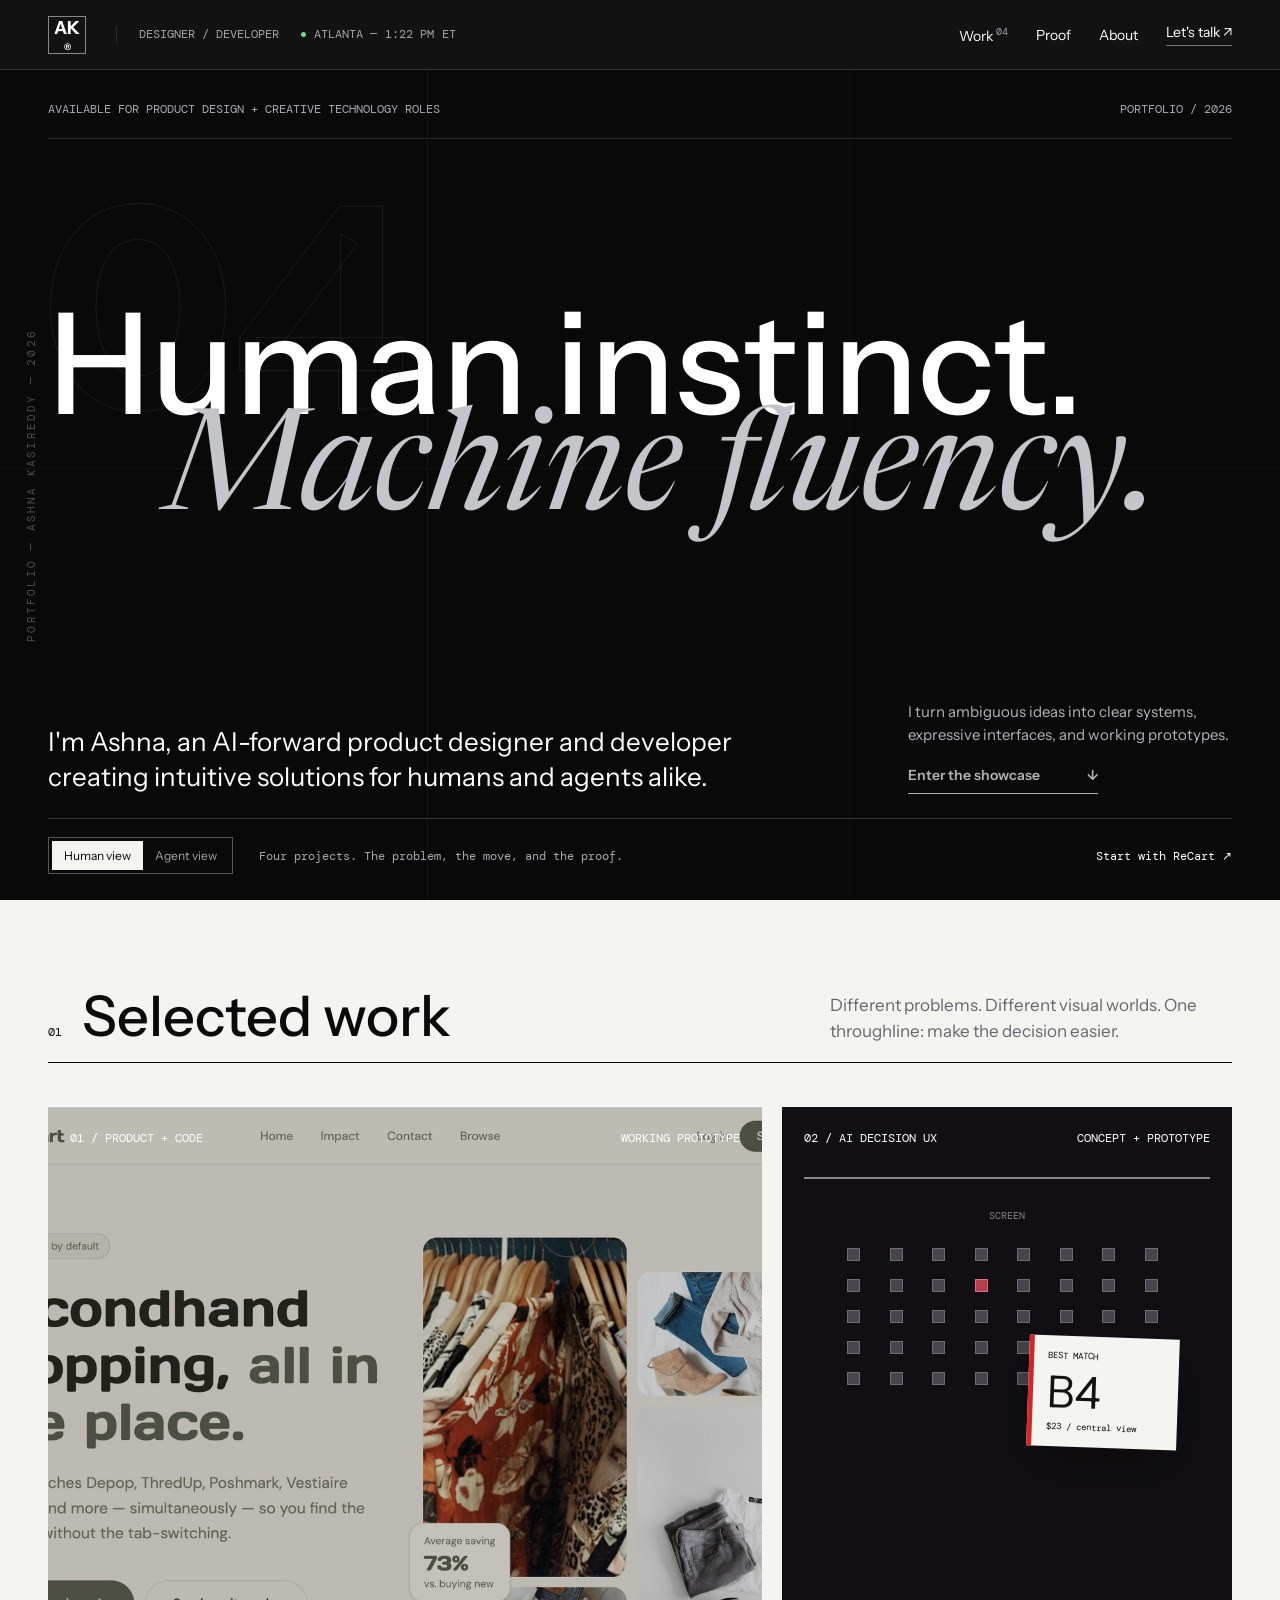
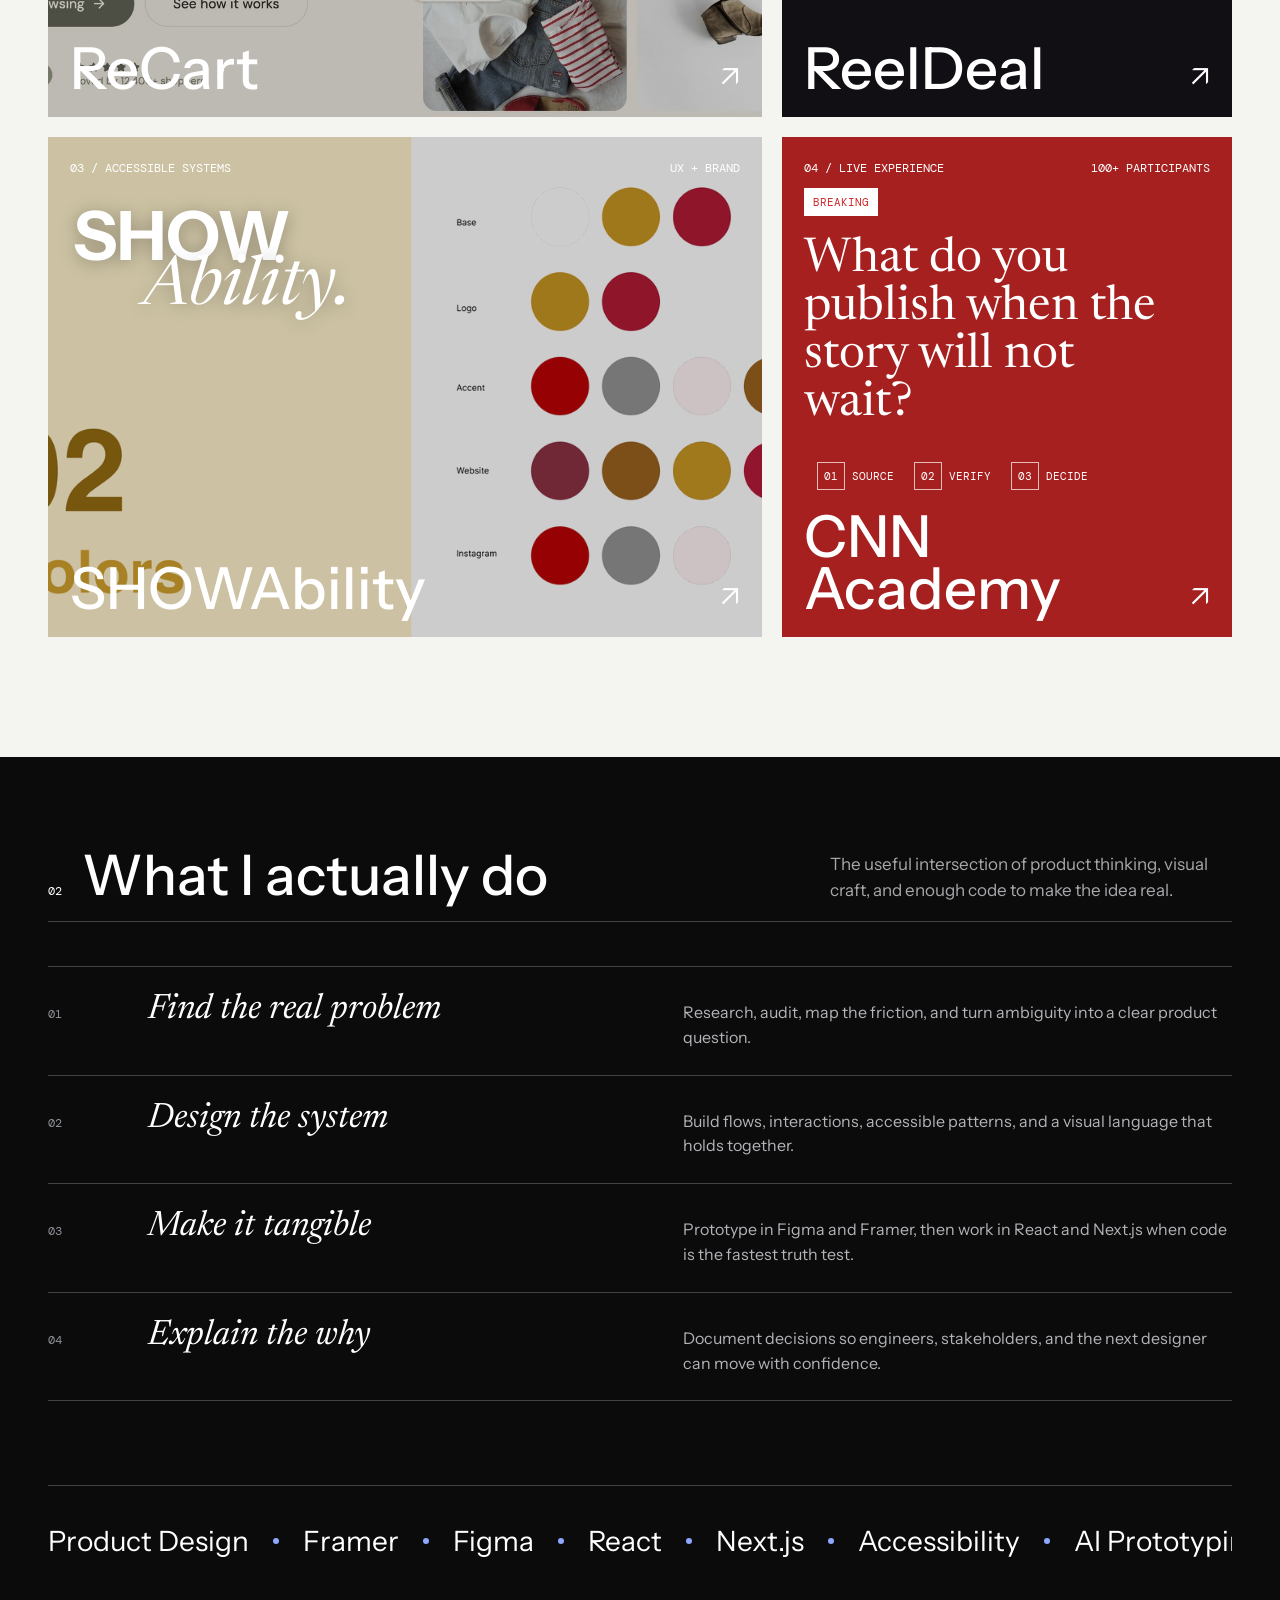
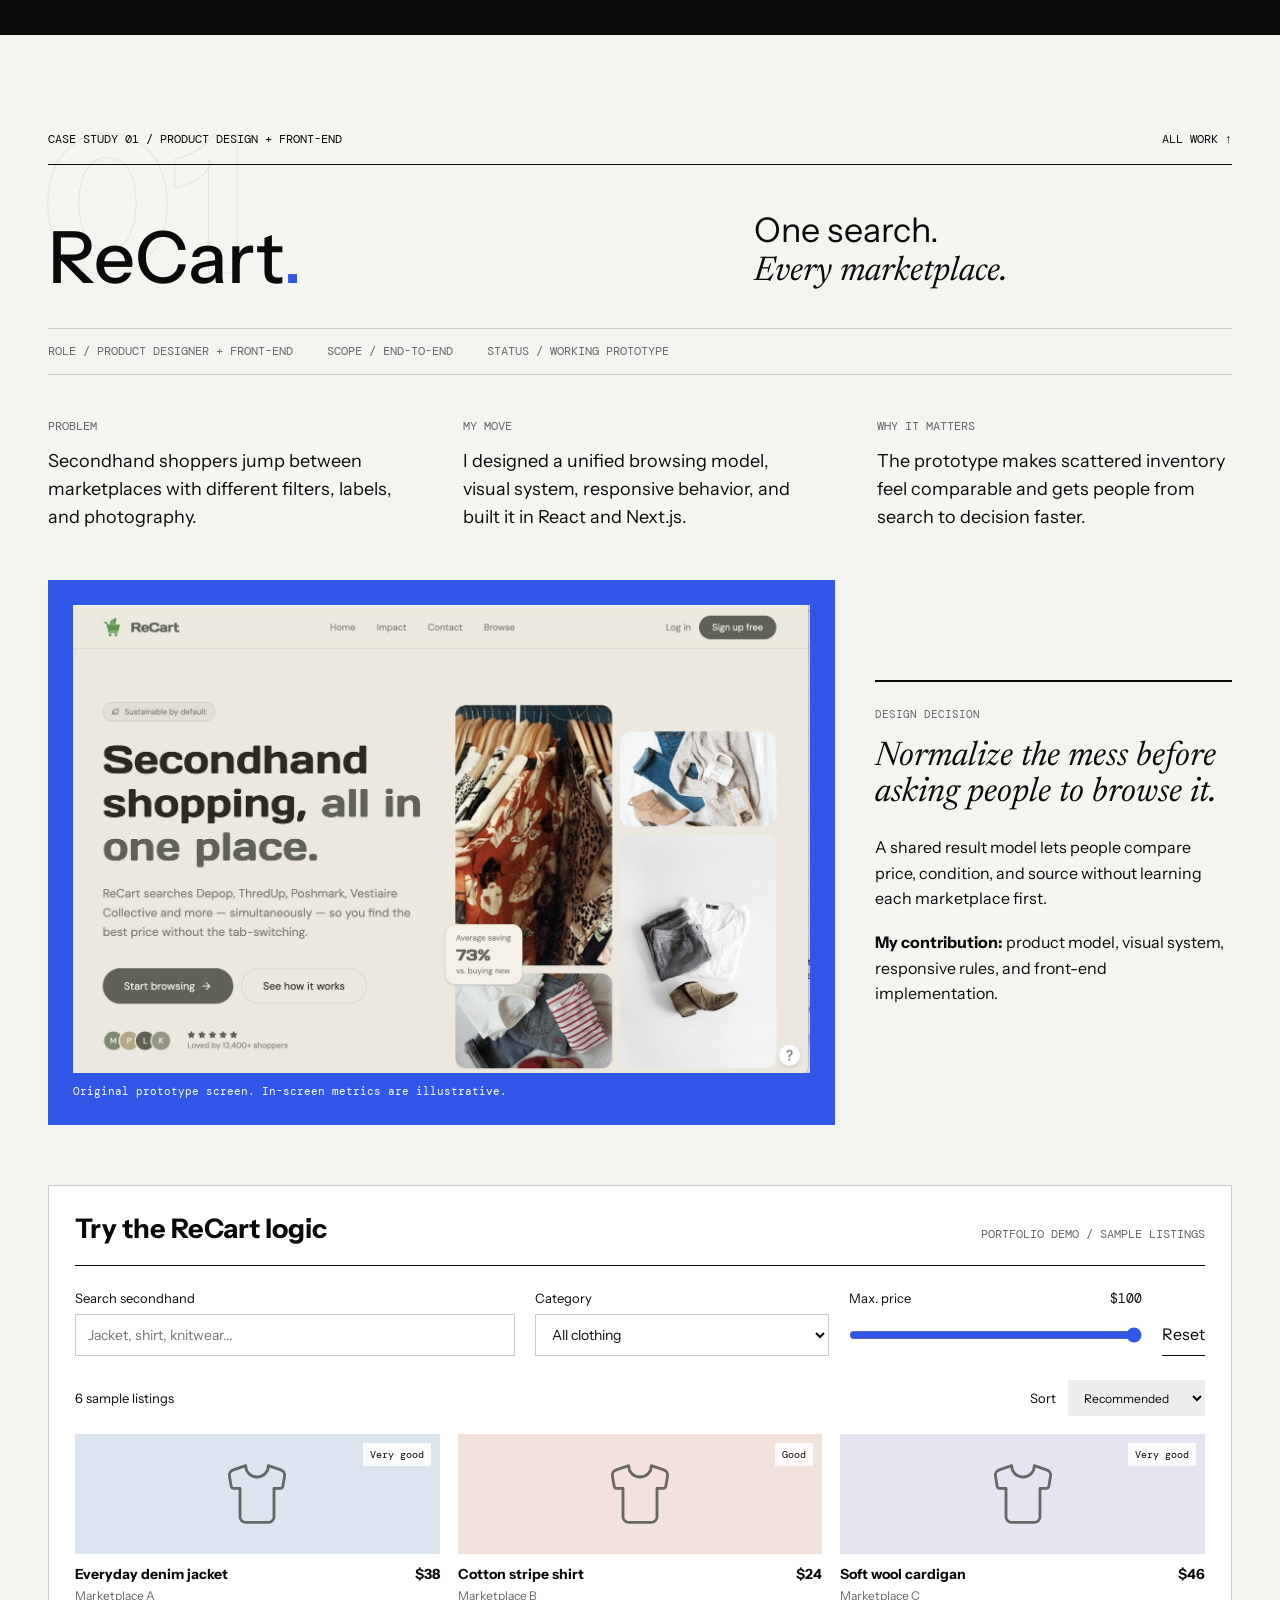
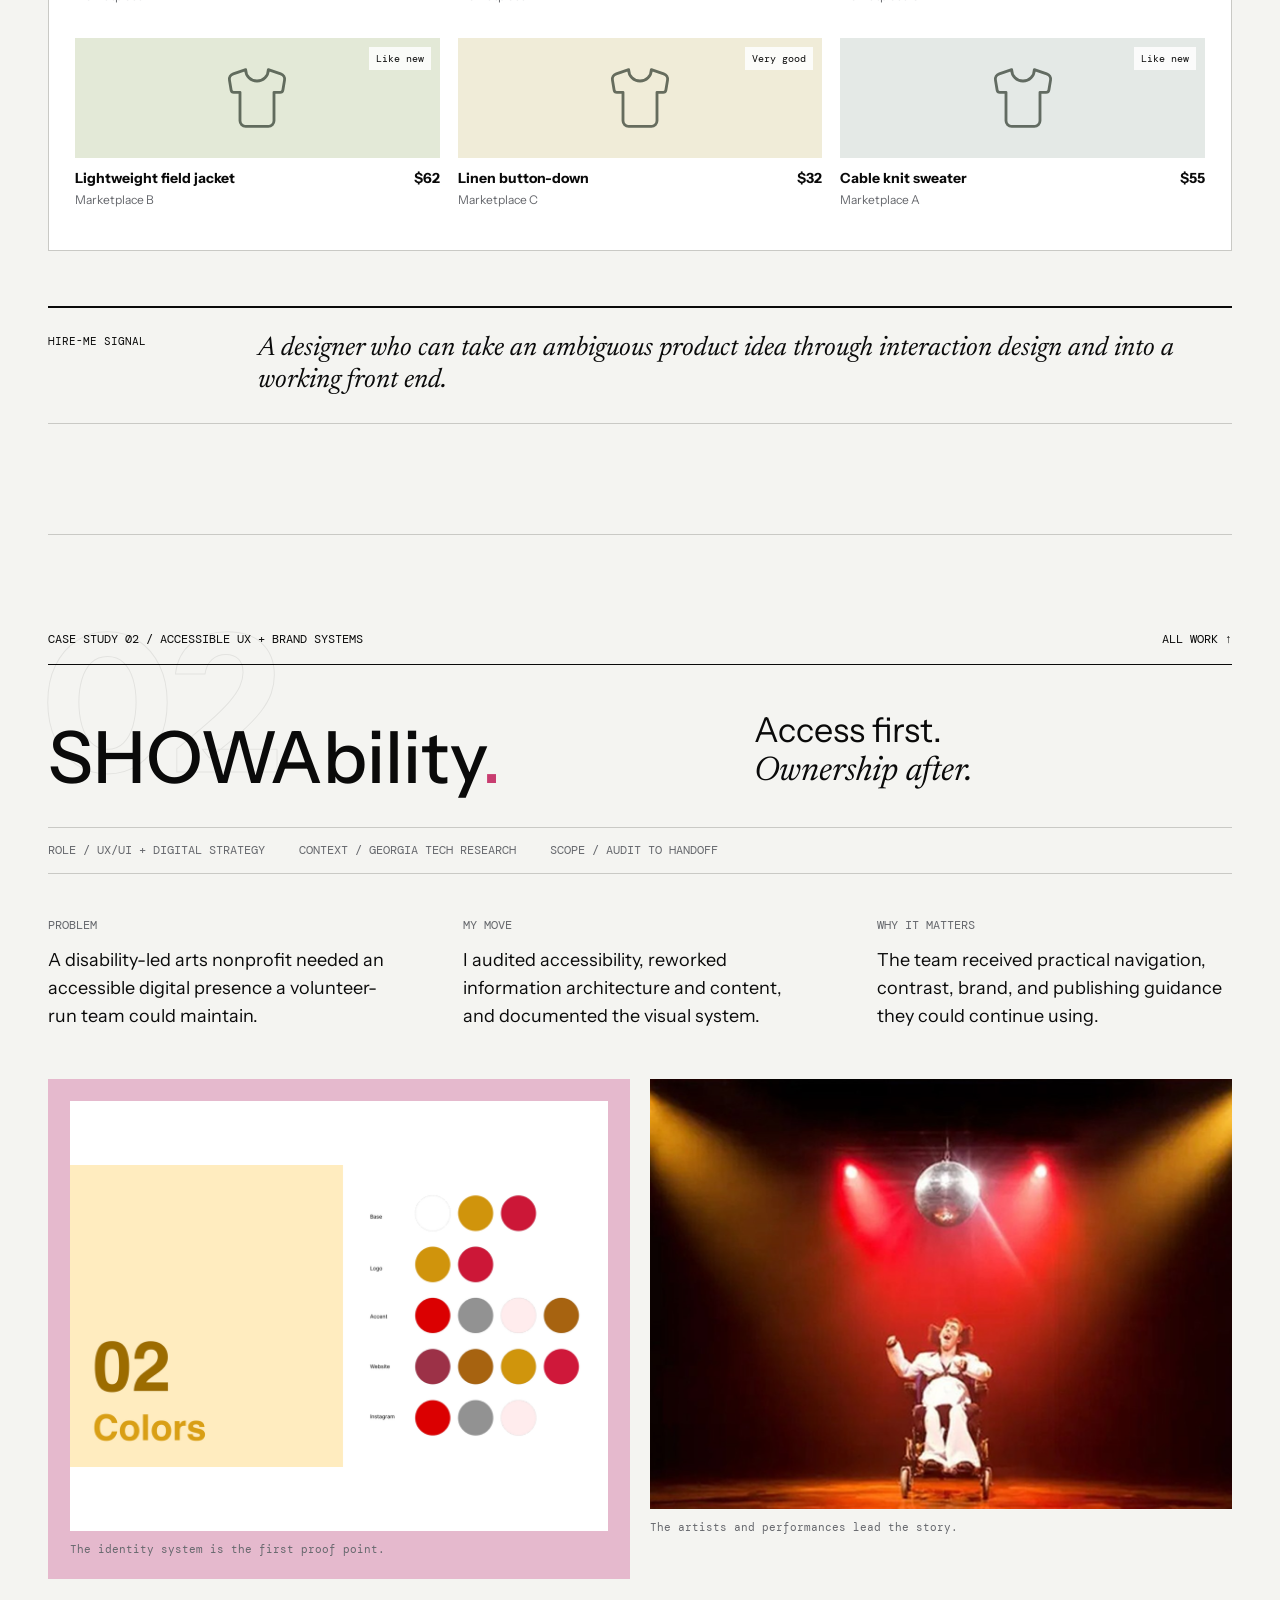
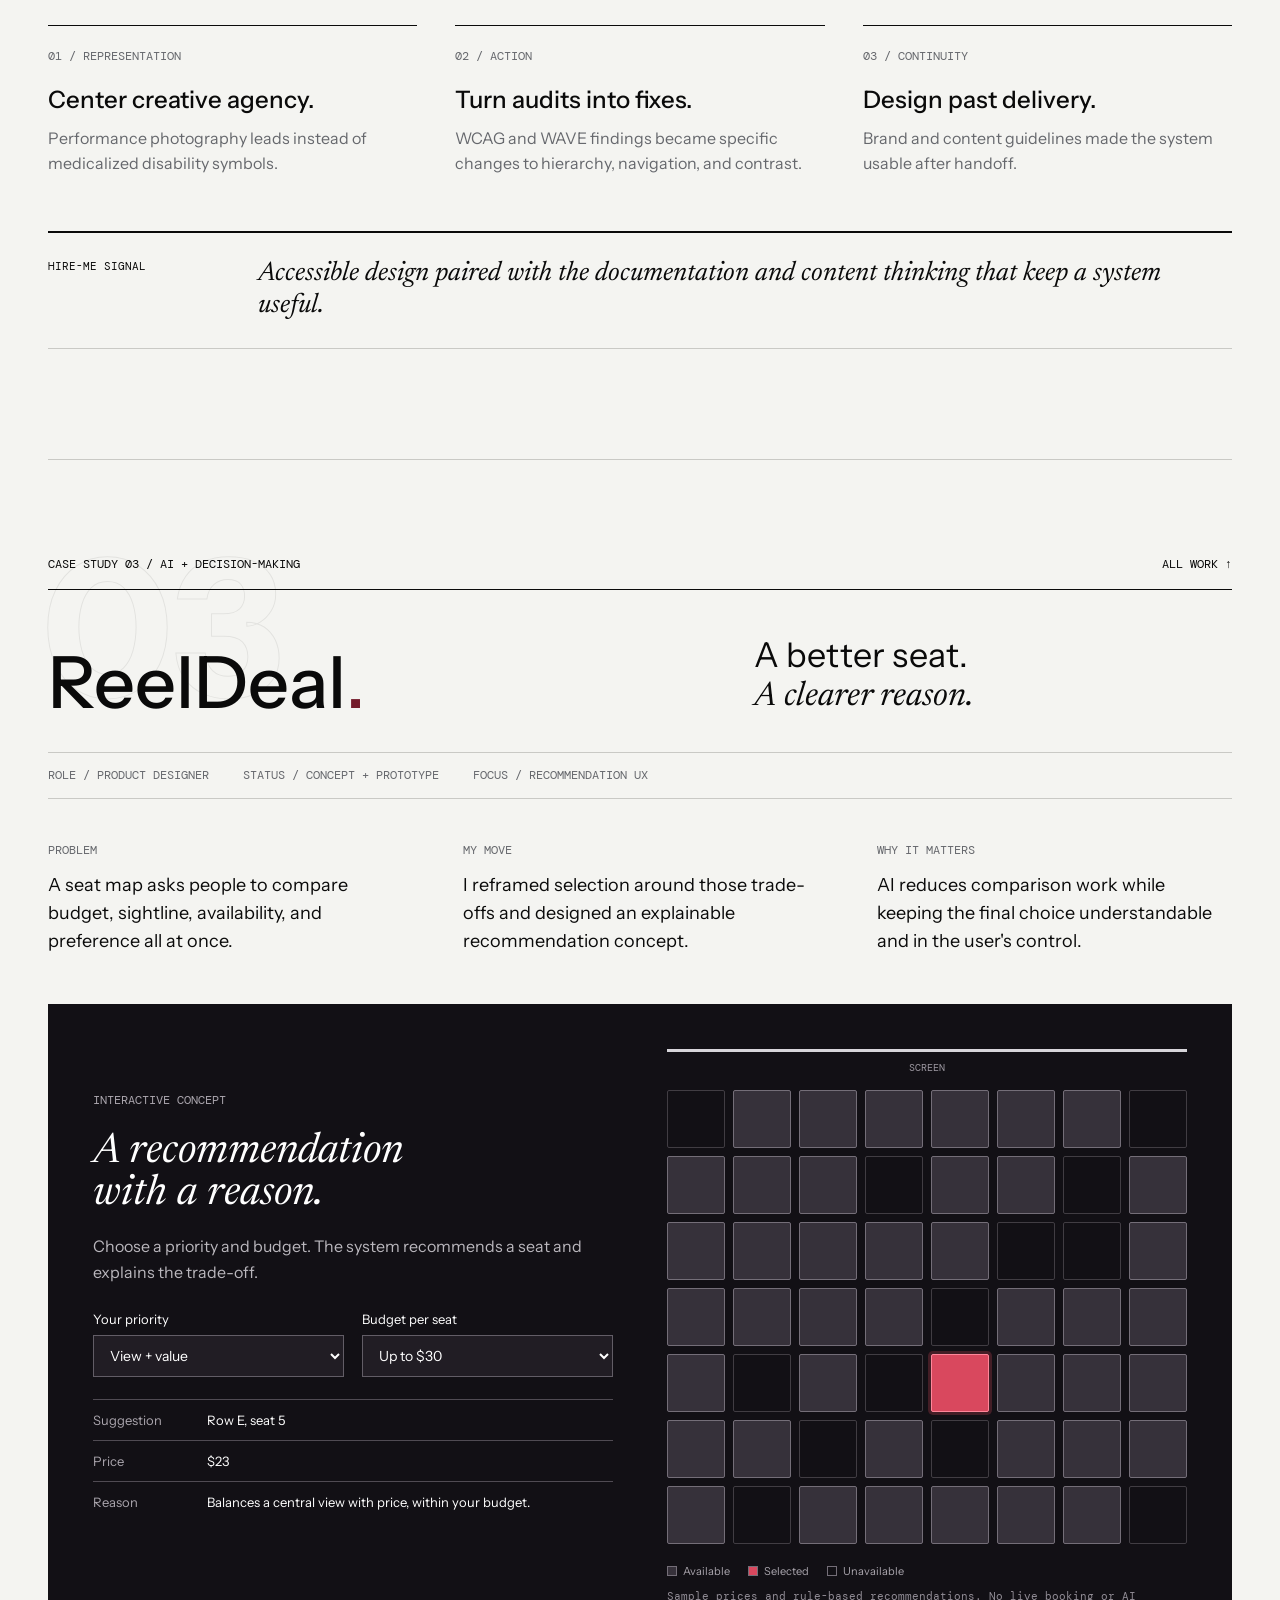
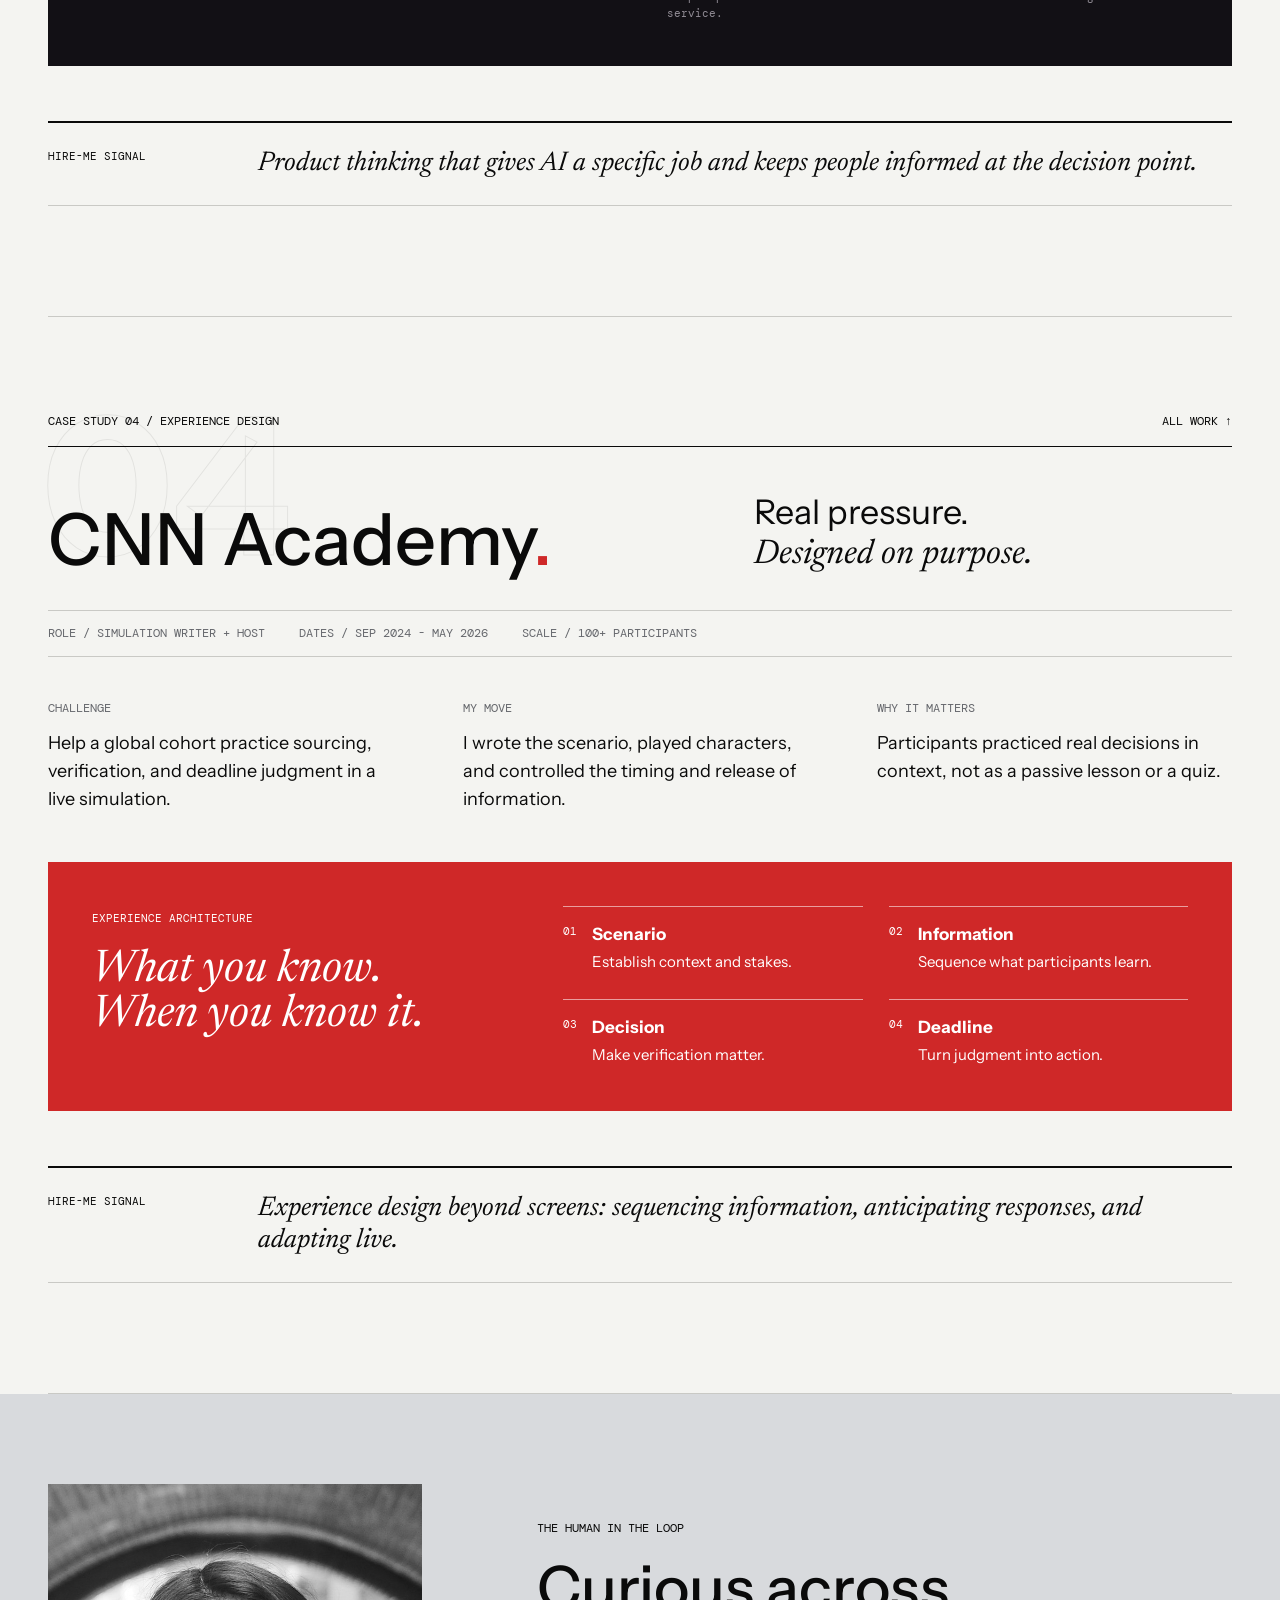
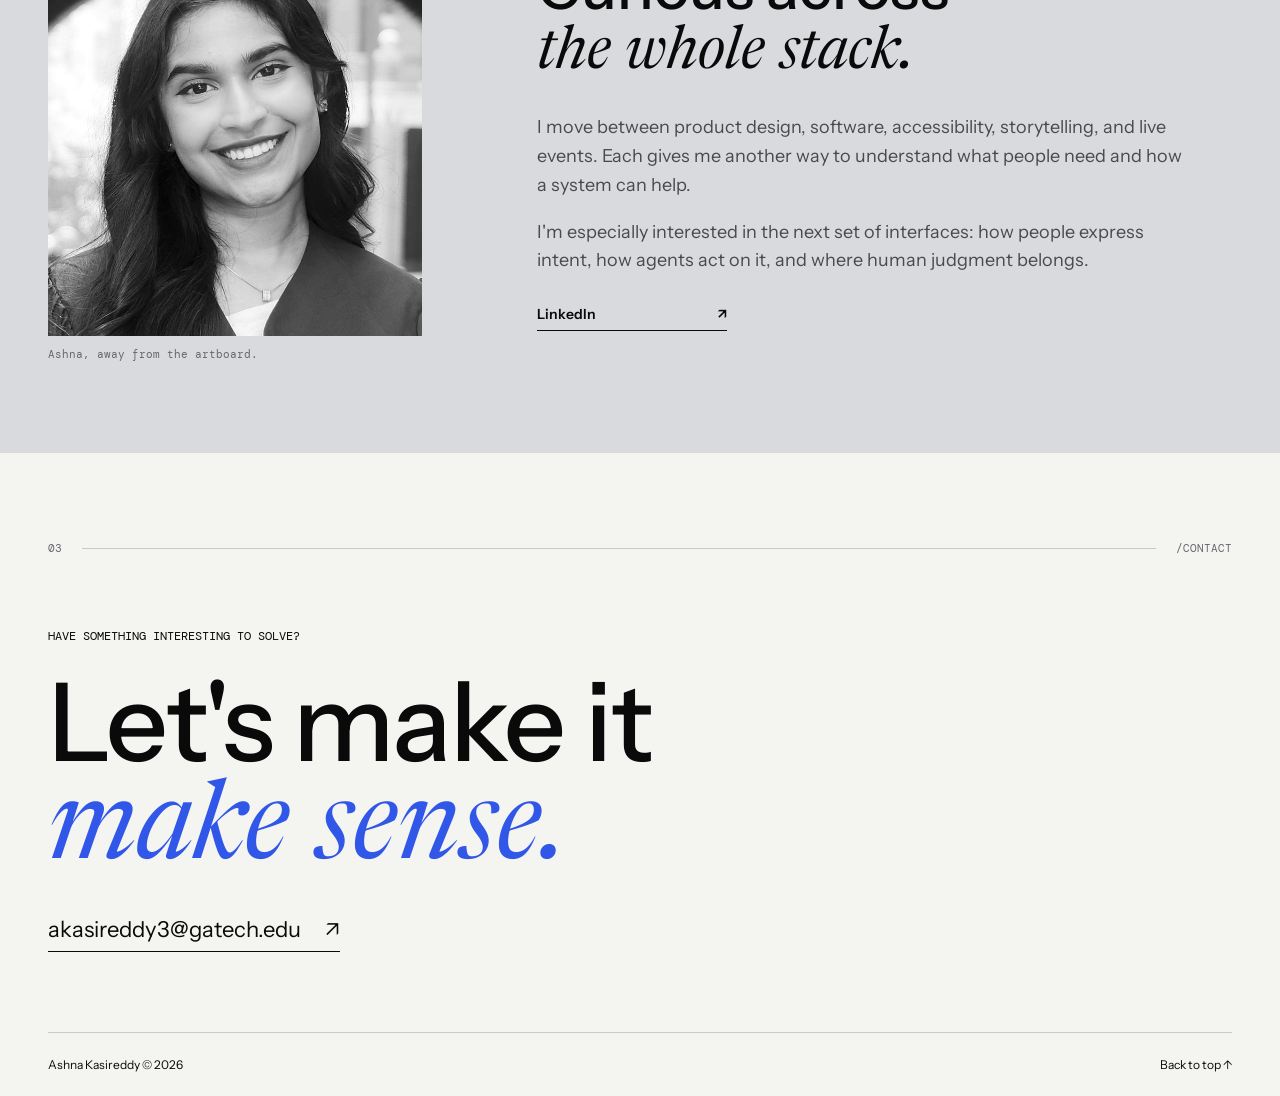
<file: index.html>
<!doctype html>
<html lang="en">
<head>
  <meta charset="utf-8">
  <meta name="viewport" content="width=device-width,initial-scale=1">
  <meta name="theme-color" content="#090909">
  <title>Ashna Kasireddy | AI-Forward Product Designer &amp; Developer</title>
  <meta name="description" content="AI-forward product designer and developer creating intuitive solutions for humans and agents alike. Selected work by Ashna Kasireddy.">
  <link rel="icon" type="image/svg+xml" href="data:image/svg+xml,%3Csvg xmlns='http://www.w3.org/2000/svg' viewBox='0 0 64 64'%3E%3Crect width='64' height='64' rx='12' fill='%23090909'/%3E%3Cpath d='M16 46 29 16h7l13 30h-9l-2-6H26l-2 6Zm13-13h7l-3.5-10Z' fill='%23fff'/%3E%3C/svg%3E">
  <link rel="preconnect" href="https://fonts.googleapis.com">
  <link rel="preconnect" href="https://fonts.gstatic.com" crossorigin>
  <link href="https://fonts.googleapis.com/css2?family=DM+Mono:wght@400;500&amp;family=Instrument+Sans:wght@400;500;600;700&amp;family=Newsreader:ital,wght@1,400&amp;display=swap" rel="stylesheet">
  <link rel="stylesheet" href="style.css">
  <link rel="alternate" type="application/json" href="portfolio.json" title="Ashna Kasireddy structured profile">
</head>
<body>
  <a class="skip" href="#work">Skip to work</a>
  <header class="navigation">
    <a class="brand" href="#top" aria-label="Ashna Kasireddy home">AK<sup>&reg;</sup></a>
    <div class="nav-status">
      <span class="nav-note">Designer / Developer</span>
      <span class="status-chip"><i class="status-dot" aria-hidden="true"></i>Atlanta &mdash; <time id="localTime">--:--</time> ET</span>
    </div>
    <nav aria-label="Main navigation">
      <a href="#work">Work <sup>04</sup></a><a href="#proof">Proof</a><a href="#about">About</a>
      <a class="nav-contact" href="mailto:akasireddy3@gatech.edu">Let's talk <span aria-hidden="true">&nearr;</span></a>
    </nav>
  </header>

  <main id="top">
    <section class="hero" aria-labelledby="name">
      <div class="hero-grid" aria-hidden="true"></div>
      <div class="hero-spine" aria-hidden="true"><span>Portfolio &mdash; Ashna Kasireddy &mdash; 2026</span></div>
      <div class="wrap hero-inner">
        <div class="hero-kicker"><span>Available for product design + creative technology roles</span><span>Portfolio / 2026</span></div>
        <div class="hero-headline">
          <span class="hero-ghost" aria-hidden="true">04</span>
          <h1 id="name"><span>Human instinct.</span><em>Machine fluency.</em></h1>
        </div>
        <div class="hero-footer">
          <p class="tagline">I'm Ashna, an AI-forward product designer and developer creating intuitive solutions for humans and agents alike.</p>
          <div class="hero-aside"><p>I turn ambiguous ideas into clear systems, expressive interfaces, and working prototypes.</p><a class="arrow-link" href="#work">Enter the showcase <span aria-hidden="true">&darr;</span></a></div>
        </div>
        <div class="perspective" data-perspective="human">
          <fieldset class="segmented"><legend class="sr-only">Portfolio perspective</legend><label><input type="radio" name="perspective" value="human" checked><span>Human view</span></label><label><input type="radio" name="perspective" value="agent"><span>Agent view</span></label></fieldset>
          <div class="perspective-output" aria-live="polite"><p id="perspective-copy">Four projects. The problem, the move, and the proof.</p><a id="perspective-link" href="#recart">Start with ReCart &nearr;</a></div>
        </div>
      </div>
    </section>

    <section class="showcase wrap" id="work" aria-labelledby="work-title">
      <div class="section-heading"><div><span class="section-number">01</span><h2 id="work-title">Selected work</h2></div><p>Different problems. Different visual worlds. One throughline: make the decision easier.</p></div>
      <div class="showcase-grid">
        <a class="showcase-card recart-card" href="#recart">
          <div class="card-top"><span>01 / Product + code</span><span>Working prototype</span></div>
          <img src="assets/recart.jpg" alt="ReCart unified secondhand shopping interface" width="1500" height="955">
          <div class="card-title"><h3>ReCart</h3><span aria-hidden="true">&nearr;</span></div>
          <div class="card-reveal"><strong>What changed</strong><p>I turned fragmented marketplace browsing into one consistent search and filtering flow.</p><span>Figma / React / Next.js / Product design</span></div>
        </a>
        <a class="showcase-card reeldeal-card" href="#reeldeal">
          <div class="card-top"><span>02 / AI decision UX</span><span>Concept + prototype</span></div>
          <div class="reel-visual" aria-hidden="true"><span class="screen-line">SCREEN</span><div class="mini-seats"><i></i><i></i><i></i><i></i><i></i><i></i><i></i><i></i><i></i><i></i><i></i><i class="mini-chosen"></i><i></i><i></i><i></i><i></i><i></i><i></i><i></i><i></i><i></i><i></i><i></i><i></i><i></i><i></i><i></i><i></i><i></i><i></i><i></i><i></i><i></i><i></i><i></i><i></i><i></i><i></i><i></i><i></i></div><div class="seat-callout"><small>BEST MATCH</small><strong>B4</strong><span>$23 / central view</span></div></div>
          <div class="card-title"><h3>ReelDeal</h3><span aria-hidden="true">&nearr;</span></div>
          <div class="card-reveal"><strong>What changed</strong><p>I gave AI one useful job: explain the trade-off behind a seat recommendation.</p><span>Recommendation UX / Prototyping / AI interaction</span></div>
        </a>
        <a class="showcase-card showability-card" href="#showability">
          <div class="card-top"><span>03 / Accessible systems</span><span>UX + brand</span></div>
          <img src="assets/showability-system.png" alt="SHOWAbility graphic identity and accessible color system">
          <div class="show-wordmark" aria-hidden="true">SHOW<em>Ability.</em></div>
          <div class="card-title"><h3>SHOWAbility</h3><span aria-hidden="true">&nearr;</span></div>
          <div class="card-reveal"><strong>What changed</strong><p>I made accessibility actionable and left the team with a system they could own.</p><span>WCAG / IA / Content / Design systems</span></div>
        </a>
        <a class="showcase-card cnn-card" href="#cnn">
          <div class="card-top"><span>04 / Live experience</span><span>100+ participants</span></div>
          <div class="cnn-visual" aria-hidden="true"><span>BREAKING</span><strong>What do you publish when the story will not wait?</strong><div><i>01</i> SOURCE <i>02</i> VERIFY <i>03</i> DECIDE</div></div>
          <div class="card-title"><h3>CNN Academy</h3><span aria-hidden="true">&nearr;</span></div>
          <div class="card-reveal"><strong>What changed</strong><p>I designed the pressure, timing, and information flow behind a live journalism simulation.</p><span>Experience design / Writing / Facilitation</span></div>
        </a>
      </div>
    </section>

    <section class="proof-band" id="proof" aria-labelledby="proof-title">
      <div class="wrap">
        <div class="section-heading light-heading"><div><span class="section-number">02</span><h2 id="proof-title">What I actually do</h2></div><p>The useful intersection of product thinking, visual craft, and enough code to make the idea real.</p></div>
        <div class="proof-list">
          <article><span>01</span><h3>Find the real problem</h3><p>Research, audit, map the friction, and turn ambiguity into a clear product question.</p></article>
          <article><span>02</span><h3>Design the system</h3><p>Build flows, interactions, accessible patterns, and a visual language that holds together.</p></article>
          <article><span>03</span><h3>Make it tangible</h3><p>Prototype in Figma and Framer, then work in React and Next.js when code is the fastest truth test.</p></article>
          <article><span>04</span><h3>Explain the why</h3><p>Document decisions so engineers, stakeholders, and the next designer can move with confidence.</p></article>
        </div>
        <div class="skill-marquee" aria-label="Skills and tools">
          <div class="skill-track">
            <div class="skill-set"><span>Product Design</span><i></i><span>Framer</span><i></i><span>Figma</span><i></i><span>React</span><i></i><span>Next.js</span><i></i><span>Accessibility</span><i></i><span>AI Prototyping</span><i></i></div>
            <div class="skill-set" aria-hidden="true"><span>Product Design</span><i></i><span>Framer</span><i></i><span>Figma</span><i></i><span>React</span><i></i><span>Next.js</span><i></i><span>Accessibility</span><i></i><span>AI Prototyping</span><i></i></div>
          </div>
        </div>
      </div>
    </section>

    <section class="case wrap" id="recart" aria-labelledby="recart-title">
      <div class="case-head"><span>Case study 01 / Product design + front-end</span><a href="#work">All work &uarr;</a></div>
      <div class="case-intro"><span class="case-ghost" aria-hidden="true">01</span><h2 id="recart-title">ReCart<span>.</span></h2><p>One search.<br><em>Every marketplace.</em></p></div>
      <div class="case-meta"><span>Role / Product Designer + Front-end</span><span>Scope / End-to-end</span><span>Status / Working prototype</span></div>
      <div class="brief"><div><span>Problem</span><p>Secondhand shoppers jump between marketplaces with different filters, labels, and photography.</p></div><div><span>My move</span><p>I designed a unified browsing model, visual system, responsive behavior, and built it in React and Next.js.</p></div><div><span>Why it matters</span><p>The prototype makes scattered inventory feel comparable and gets people from search to decision faster.</p></div></div>
      <div class="evidence-layout"><figure class="case-image"><img src="assets/recart.jpg" alt="ReCart prototype showing its search-led shopping experience" loading="lazy"><figcaption>Original prototype screen. In-screen metrics are illustrative.</figcaption></figure><aside class="annotation"><span>Design decision</span><h3>Normalize the mess before asking people to browse it.</h3><p>A shared result model lets people compare price, condition, and source without learning each marketplace first.</p><p><strong>My contribution:</strong> product model, visual system, responsive rules, and front-end implementation.</p></aside></div>
      <section class="shopping-demo" aria-labelledby="demo-title">
        <div class="demo-heading"><h3 id="demo-title">Try the ReCart logic</h3><span>Portfolio demo / Sample listings</span></div>
        <div class="filter-bar"><label class="search-field"><span>Search secondhand</span><input type="search" id="product-search" placeholder="Jacket, shirt, knitwear..." autocomplete="off"></label><label>Category<select id="category"><option value="all">All clothing</option><option value="outerwear">Outerwear</option><option value="knitwear">Knitwear</option><option value="shirts">Shirts</option></select></label><label class="price-filter">Max. price <output id="price-output" for="price">$100</output><input id="price" type="range" min="10" max="100" value="100" step="5"></label><button type="button" class="reset-button" id="reset-filters">Reset</button></div>
        <div class="result-heading"><p id="result-count" role="status">6 sample listings</p><label>Sort<select id="sort"><option value="recommended">Recommended</option><option value="low">Price: low to high</option><option value="high">Price: high to low</option></select></label></div><div class="product-results" id="product-results"></div><noscript><p>Enable JavaScript to explore this filtering study.</p></noscript>
      </section>
      <p class="team-value"><span>Hire-me signal</span>A designer who can take an ambiguous product idea through interaction design and into a working front end.</p>
    </section>

    <section class="case wrap" id="showability" aria-labelledby="showability-title">
      <div class="case-head"><span>Case study 02 / Accessible UX + brand systems</span><a href="#work">All work &uarr;</a></div>
      <div class="case-intro"><span class="case-ghost" aria-hidden="true">02</span><h2 id="showability-title">SHOWAbility<span>.</span></h2><p>Access first.<br><em>Ownership after.</em></p></div>
      <div class="case-meta"><span>Role / UX/UI + Digital Strategy</span><span>Context / Georgia Tech research</span><span>Scope / Audit to handoff</span></div>
      <div class="brief"><div><span>Problem</span><p>A disability-led arts nonprofit needed an accessible digital presence a volunteer-run team could maintain.</p></div><div><span>My move</span><p>I audited accessibility, reworked information architecture and content, and documented the visual system.</p></div><div><span>Why it matters</span><p>The team received practical navigation, contrast, brand, and publishing guidance they could continue using.</p></div></div>
      <div class="image-pair"><figure><img src="assets/showability-system.png" alt="SHOWAbility brand system and accessible color palette" loading="lazy"><figcaption>The identity system is the first proof point.</figcaption></figure><figure><img src="assets/showability-performance.jpg" alt="SHOWAbility artists performing on stage" loading="lazy"><figcaption>The artists and performances lead the story.</figcaption></figure></div>
      <div class="decision-row"><div><span>01 / Representation</span><h3>Center creative agency.</h3><p>Performance photography leads instead of medicalized disability symbols.</p></div><div><span>02 / Action</span><h3>Turn audits into fixes.</h3><p>WCAG and WAVE findings became specific changes to hierarchy, navigation, and contrast.</p></div><div><span>03 / Continuity</span><h3>Design past delivery.</h3><p>Brand and content guidelines made the system usable after handoff.</p></div></div>
      <p class="team-value"><span>Hire-me signal</span>Accessible design paired with the documentation and content thinking that keep a system useful.</p>
    </section>

    <section class="case wrap" id="reeldeal" aria-labelledby="reeldeal-title">
      <div class="case-head"><span>Case study 03 / AI + decision-making</span><a href="#work">All work &uarr;</a></div>
      <div class="case-intro"><span class="case-ghost" aria-hidden="true">03</span><h2 id="reeldeal-title">ReelDeal<span>.</span></h2><p>A better seat.<br><em>A clearer reason.</em></p></div>
      <div class="case-meta"><span>Role / Product Designer</span><span>Status / Concept + prototype</span><span>Focus / Recommendation UX</span></div>
      <div class="brief"><div><span>Problem</span><p>A seat map asks people to compare budget, sightline, availability, and preference all at once.</p></div><div><span>My move</span><p>I reframed selection around those trade-offs and designed an explainable recommendation concept.</p></div><div><span>Why it matters</span><p>AI reduces comparison work while keeping the final choice understandable and in the user's control.</p></div></div>
      <section class="seat-study" aria-labelledby="seat-title"><div><span class="study-label">Interactive concept</span><h3 id="seat-title">A recommendation<br>with a reason.</h3><p>Choose a priority and budget. The system recommends a seat and explains the trade-off.</p><div class="seat-controls"><label>Your priority<select id="seat-priority"><option value="balanced">View + value</option><option value="budget">Lowest price</option><option value="center">Central sightline</option></select></label><label>Budget per seat<select id="seat-budget"><option value="30">Up to $30</option><option value="20">Up to $20</option><option value="15">Up to $15</option><option value="10">Up to $10</option></select></label></div><dl class="recommendation" aria-live="polite"><div><dt id="seat-kind">Suggestion</dt><dd id="seat-choice">Finding a seat...</dd></div><div><dt>Price</dt><dd id="seat-price">-</dd></div><div><dt>Reason</dt><dd id="seat-reason">-</dd></div></dl></div><figure><div class="seat-map" role="group" aria-label="Sample theater seats"></div><div class="seat-legend"><span><i></i>Available</span><span><i class="chosen"></i>Selected</span><span><i class="unavailable"></i>Unavailable</span></div><figcaption>Sample prices and rule-based recommendations. No live booking or AI service.</figcaption><noscript><p>Enable JavaScript to explore this study.</p></noscript></figure></section>
      <p class="team-value"><span>Hire-me signal</span>Product thinking that gives AI a specific job and keeps people informed at the decision point.</p>
    </section>

    <section class="case wrap" id="cnn" aria-labelledby="cnn-title">
      <div class="case-head"><span>Case study 04 / Experience design</span><a href="#work">All work &uarr;</a></div>
      <div class="case-intro"><span class="case-ghost" aria-hidden="true">04</span><h2 id="cnn-title">CNN Academy<span>.</span></h2><p>Real pressure.<br><em>Designed on purpose.</em></p></div>
      <div class="case-meta"><span>Role / Simulation Writer + Host</span><span>Dates / Sep 2024 - May 2026</span><span>Scale / 100+ participants</span></div>
      <div class="brief"><div><span>Challenge</span><p>Help a global cohort practice sourcing, verification, and deadline judgment in a live simulation.</p></div><div><span>My move</span><p>I wrote the scenario, played characters, and controlled the timing and release of information.</p></div><div><span>Why it matters</span><p>Participants practiced real decisions in context, not as a passive lesson or a quiz.</p></div></div>
      <div class="simulation"><div><span>Experience architecture</span><h3>What you know.<br>When you know it.</h3></div><ol><li><b>01</b><div><h4>Scenario</h4><p>Establish context and stakes.</p></div></li><li><b>02</b><div><h4>Information</h4><p>Sequence what participants learn.</p></div></li><li><b>03</b><div><h4>Decision</h4><p>Make verification matter.</p></div></li><li><b>04</b><div><h4>Deadline</h4><p>Turn judgment into action.</p></div></li></ol></div>
      <p class="team-value"><span>Hire-me signal</span>Experience design beyond screens: sequencing information, anticipating responses, and adapting live.</p>
    </section>

    <section class="about-band" id="about"><div class="wrap about"><figure><img src="assets/ashna.jpg" alt="Ashna Kasireddy" loading="lazy"><figcaption>Ashna, away from the artboard.</figcaption></figure><div><span class="about-label">The human in the loop</span><h2>Curious across<br><em>the whole stack.</em></h2><p>I move between product design, software, accessibility, storytelling, and live events. Each gives me another way to understand what people need and how a system can help.</p><p>I'm especially interested in the next set of interfaces: how people express intent, how agents act on it, and where human judgment belongs.</p><a class="arrow-link" href="https://linkedin.com/in/ashnakasireddy" target="_blank" rel="noopener noreferrer">LinkedIn <span aria-hidden="true">&nearr;</span></a></div></div></section>
  </main>

  <footer class="wrap"><div class="footer-eyebrow"><span>03</span><span class="rule" aria-hidden="true"></span><span>/Contact</span></div><span>Have something interesting to solve?</span><h2>Let's make it<br><em>make sense.</em></h2><a class="contact" href="mailto:akasireddy3@gatech.edu">akasireddy3@gatech.edu <span aria-hidden="true">&nearr;</span></a><div class="footer-bottom"><span>Ashna Kasireddy &copy; 2026</span><a href="#top">Back to top &uarr;</a></div></footer>
  <script src="script.js" defer></script>
</body>
</html>
</file>
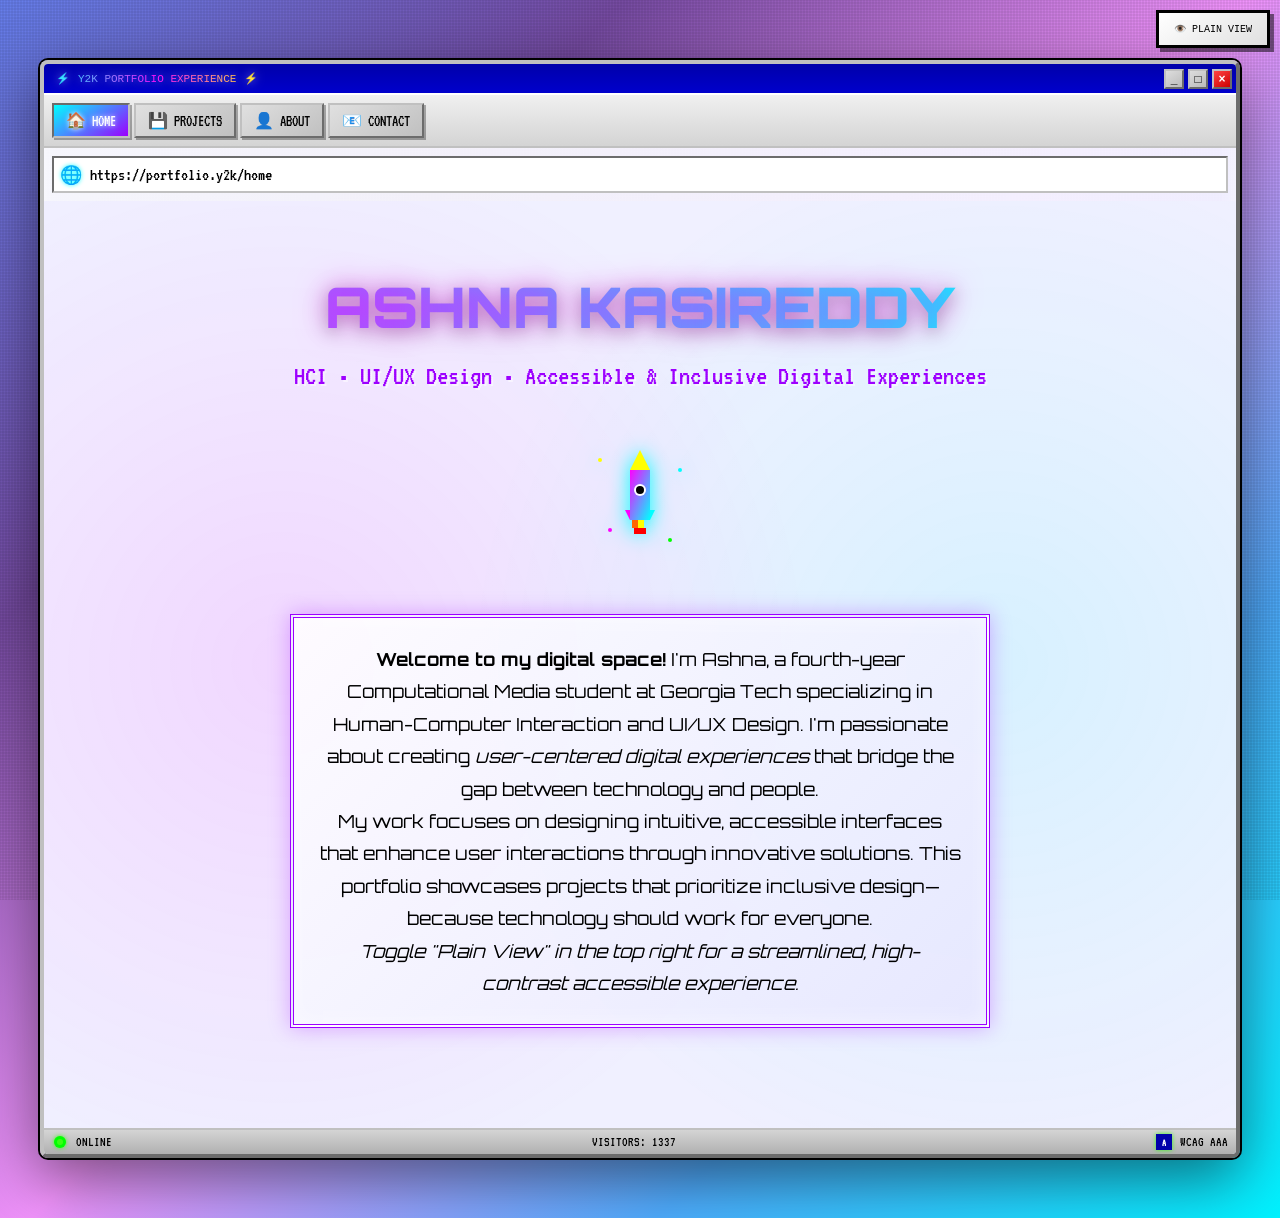
<file: portfolio.html>
<!DOCTYPE html>
<html lang="en">
<head>
    <meta charset="UTF-8">
    <meta name="viewport" content="width=device-width, initial-scale=1.0">
    <title>Ashna's Portfolio</title>
    <style>
        @import url('https://fonts.googleapis.com/css2?family=Orbitron:wght@400;700;900&family=VT323&family=Press+Start+2P&display=swap');

        * {
            margin: 0;
            padding: 0;
            box-sizing: border-box;
        }

        :root {
            --cyber-pink: #ff00ff;
            --cyber-cyan: #00ffff;
            --cyber-yellow: #ffff00;
            --cyber-green: #00ff00;
            --matrix-green: #39ff14;
            --space-purple: #9d00ff;
            --chrome-silver: #c0c0c0;
            --win98-blue: #0000aa;
            --win98-teal: #008080;
        }

        body {
            font-family: 'Orbitron', 'Courier New', monospace;
            background: linear-gradient(135deg, #667eea 0%, #764ba2 25%, #f093fb 50%, #4facfe 75%, #00f2fe 100%);
            min-height: 100vh;
            padding: 20px;
            position: relative;
            overflow-x: hidden;
        }

        body::before {
            content: '';
            position: fixed;
            top: 0;
            left: 0;
            right: 0;
            bottom: 0;
            background: 
                repeating-linear-gradient(0deg, rgba(0, 0, 0, 0.1) 0px, transparent 1px, transparent 2px, rgba(0, 0, 0, 0.1) 3px),
                repeating-linear-gradient(90deg, rgba(0, 0, 0, 0.1) 0px, transparent 1px, transparent 2px, rgba(0, 0, 0, 0.1) 3px);
            pointer-events: none;
            z-index: 1;
            animation: scanlines 8s linear infinite;
        }

        @keyframes scanlines {
            0% { transform: translateY(0); }
            100% { transform: translateY(4px); }
        }

        /* Accessibility Toggle */
        .accessibility-toggle {
            position: fixed;
            top: 10px;
            right: 10px;
            z-index: 10000;
            background: linear-gradient(145deg, #ffffff, #e0e0e0);
            border: 3px solid #000;
            padding: 10px 15px;
            cursor: pointer;
            font-family: 'Press Start+2P', monospace;
            font-size: 10px;
            box-shadow: 4px 4px 0 rgba(0, 0, 0, 0.5);
            transition: all 0.3s ease;
        }

        .accessibility-toggle:hover {
            transform: translate(-2px, -2px);
            box-shadow: 6px 6px 0 rgba(0, 0, 0, 0.5);
        }

        .accessibility-toggle:focus {
            outline: 3px solid var(--cyber-cyan);
            outline-offset: 3px;
        }

        /* Plain View Styles */
        body.plain-view {
            background: #ffffff;
            font-family: -apple-system, BlinkMacSystemFont, 'Segoe UI', sans-serif;
        }

        body.plain-view::before {
            display: none;
        }

        body.plain-view .browser-window {
            background: white !important;
            border: 2px solid #333 !important;
            box-shadow: none !important;
        }

        body.plain-view .title-bar {
            background: #f0f0f0 !important;
            border-bottom: 2px solid #333 !important;
        }

        body.plain-view .window-title {
            font-family: -apple-system, BlinkMacSystemFont, 'Segoe UI', sans-serif !important;
            font-size: 14px !important;
            background: transparent !important;
            -webkit-background-clip: unset !important;
            -webkit-text-fill-color: #000 !important;
            text-shadow: none !important;
        }

        body.plain-view .content-area {
            background: white !important;
        }

        body.plain-view .nav-button,
        body.plain-view .project-card,
        body.plain-view .section-card {
            background: #f5f5f5 !important;
            border: 1px solid #ccc !important;
            box-shadow: none !important;
            animation: none !important;
        }

        body.plain-view .pixelated-icon {
            filter: none !important;
        }

        /* Browser Window */
        .browser-window {
            max-width: 1200px;
            margin: 40px auto;
            background: linear-gradient(145deg, rgba(255, 255, 255, 0.95), rgba(230, 230, 255, 0.95));
            border: 4px outset var(--chrome-silver);
            border-radius: 8px;
            box-shadow: 
                0 0 0 2px #000,
                0 20px 60px rgba(0, 0, 0, 0.5),
                inset 0 0 20px rgba(255, 255, 255, 0.5);
            position: relative;
            z-index: 2;
            overflow: hidden;
            animation: browserFloat 6s ease-in-out infinite;
        }

        @keyframes browserFloat {
            0%, 100% { transform: translateY(0px) rotate(0deg); }
            50% { transform: translateY(-10px) rotate(0.5deg); }
        }

        .title-bar {
            background: linear-gradient(180deg, var(--win98-blue), #0000cc);
            padding: 4px;
            display: flex;
            justify-content: space-between;
            align-items: center;
            border-bottom: 2px solid #fff;
        }

        .window-title {
            color: #fff;
            font-family: 'Press Start+2P', monospace;
            font-size: 11px;
            padding: 4px 8px;
            display: flex;
            align-items: center;
            gap: 8px;
            background: linear-gradient(90deg, var(--cyber-cyan), var(--cyber-pink), var(--cyber-yellow));
            -webkit-background-clip: text;
            -webkit-text-fill-color: transparent;
            background-clip: text;
            text-shadow: 0 0 10px rgba(255, 255, 255, 0.5);
            animation: titleGlow 3s ease-in-out infinite;
        }

        @keyframes titleGlow {
            0%, 100% { filter: brightness(1); }
            50% { filter: brightness(1.5); }
        }

        .window-controls {
            display: flex;
            gap: 4px;
        }

        .window-control {
            width: 20px;
            height: 20px;
            border: 2px outset var(--chrome-silver);
            background: linear-gradient(145deg, #ddd, #bbb);
            cursor: pointer;
            display: flex;
            align-items: center;
            justify-content: center;
            font-weight: bold;
            font-size: 12px;
            transition: all 0.2s;
        }

        .window-control:hover {
            border-style: inset;
        }

        .window-control:focus {
            outline: 2px solid var(--cyber-cyan);
            outline-offset: 2px;
        }

        .window-control.close {
            background: linear-gradient(145deg, #ff4444, #cc0000);
            color: white;
        }

        /* Navigation Bar */
        .nav-bar {
            background: linear-gradient(180deg, #f0f0f0, #d4d4d4);
            padding: 8px;
            border-bottom: 2px inset var(--chrome-silver);
            display: flex;
            gap: 4px;
            flex-wrap: wrap;
        }

        .nav-button {
            padding: 6px 12px;
            border: 2px outset var(--chrome-silver);
            background: linear-gradient(145deg, #e0e0e0, #c0c0c0);
            font-family: 'VT323', monospace;
            font-size: 16px;
            cursor: pointer;
            transition: all 0.2s;
            box-shadow: 2px 2px 0 rgba(0, 0, 0, 0.3);
            position: relative;
            overflow: hidden;
        }

        .nav-button::before {
            content: '';
            position: absolute;
            top: 0;
            left: -100%;
            width: 100%;
            height: 100%;
            background: linear-gradient(90deg, transparent, rgba(255, 255, 255, 0.6), transparent);
            transition: left 0.5s;
        }

        .nav-button:hover::before {
            left: 100%;
        }

        .nav-button:hover {
            border-style: inset;
            transform: translateY(1px);
            box-shadow: 1px 1px 0 rgba(0, 0, 0, 0.3);
        }

        .nav-button:focus {
            outline: 3px solid var(--cyber-cyan);
            outline-offset: 2px;
        }

        .nav-button.active {
            background: linear-gradient(145deg, var(--cyber-cyan), var(--space-purple));
            color: white;
            text-shadow: 0 0 5px rgba(255, 255, 255, 0.8);
            border-style: inset;
            animation: activeGlow 2s ease-in-out infinite;
        }

        @keyframes activeGlow {
            0%, 100% { box-shadow: 0 0 5px var(--cyber-cyan); }
            50% { box-shadow: 0 0 15px var(--cyber-pink); }
        }

        /* Address Bar */
        .address-bar {
            background: white;
            border: 2px inset var(--chrome-silver);
            margin: 8px;
            padding: 6px;
            font-family: 'VT323', monospace;
            font-size: 18px;
            display: flex;
            align-items: center;
            gap: 8px;
        }

        .address-bar::before {
            content: '🌐';
            filter: drop-shadow(0 0 2px var(--cyber-cyan));
        }

        /* Content Area */
        .content-area {
            background: 
                radial-gradient(circle at 20% 50%, rgba(255, 0, 255, 0.1), transparent 50%),
                radial-gradient(circle at 80% 50%, rgba(0, 255, 255, 0.1), transparent 50%),
                #f0f0ff;
            padding: 30px;
            min-height: 500px;
            position: relative;
        }

        .content-section {
            display: none;
            animation: fadeIn 0.5s ease-in;
        }

        .content-section.active {
            display: block;
        }

        @keyframes fadeIn {
            from { opacity: 0; transform: translateY(20px); }
            to { opacity: 1; transform: translateY(0); }
        }

        /* Home Page - Y2K Space Theme */
        .home-hero {
            text-align: center;
            padding: 40px 20px;
        }

        .hero-title {
            font-family: 'Orbitron', monospace;
            font-size: 56px;
            font-weight: 900;
            background: linear-gradient(45deg, var(--cyber-pink), var(--cyber-cyan), var(--cyber-yellow), var(--cyber-pink));
            background-size: 300% 300%;
            -webkit-background-clip: text;
            -webkit-text-fill-color: transparent;
            background-clip: text;
            animation: gradientShift 4s ease infinite;
            text-shadow: 0 0 30px rgba(255, 0, 255, 0.5);
            margin-bottom: 20px;
            filter: drop-shadow(0 4px 8px rgba(0, 0, 0, 0.3));
        }

        @keyframes gradientShift {
            0%, 100% { background-position: 0% 50%; }
            50% { background-position: 100% 50%; }
        }

        .hero-subtitle {
            font-family: 'VT323', monospace;
            font-size: 28px;
            color: var(--space-purple);
            margin-bottom: 30px;
            text-shadow: 2px 2px 0 rgba(255, 255, 255, 0.5);
        }

        .pixelated-icon {
            width: 120px;
            height: 120px;
            margin: 20px auto;
            image-rendering: pixelated;
            filter: drop-shadow(0 0 10px var(--cyber-cyan));
            animation: float 3s ease-in-out infinite;
        }

        @keyframes float {
            0%, 100% { transform: translateY(0px) rotate(0deg); }
            50% { transform: translateY(-15px) rotate(5deg); }
        }

        .welcome-message {
            background: linear-gradient(135deg, rgba(255, 255, 255, 0.9), rgba(230, 230, 255, 0.9));
            border: 4px double var(--space-purple);
            padding: 25px;
            margin: 30px auto;
            max-width: 700px;
            box-shadow: 
                0 0 20px rgba(157, 0, 255, 0.3),
                inset 0 0 20px rgba(255, 255, 255, 0.5);
            font-size: 18px;
            line-height: 1.8;
        }

        /* Projects Section */
        .projects-grid {
            display: grid;
            grid-template-columns: repeat(auto-fit, minmax(300px, 1fr));
            gap: 25px;
            margin-top: 30px;
        }

        .project-card {
            background: linear-gradient(145deg, rgba(255, 255, 255, 0.95), rgba(240, 240, 255, 0.95));
            border: 3px solid var(--cyber-cyan);
            border-radius: 12px;
            padding: 25px;
            box-shadow: 
                0 8px 16px rgba(0, 0, 0, 0.2),
                0 0 20px rgba(0, 255, 255, 0.3),
                inset 0 0 10px rgba(255, 255, 255, 0.5);
            transition: all 0.3s ease;
            position: relative;
            overflow: hidden;
        }

        .project-card::before {
            content: '';
            position: absolute;
            top: -50%;
            left: -50%;
            width: 200%;
            height: 200%;
            background: linear-gradient(45deg, transparent, rgba(255, 0, 255, 0.1), transparent);
            transform: rotate(45deg);
            transition: all 0.5s;
        }

        .project-card:hover::before {
            left: 100%;
        }

        .project-card:hover {
            transform: translateY(-8px) scale(1.02);
            box-shadow: 
                0 12px 24px rgba(0, 0, 0, 0.3),
                0 0 30px var(--cyber-pink);
            border-color: var(--cyber-pink);
        }

        .project-card:focus-within {
            outline: 3px solid var(--cyber-yellow);
            outline-offset: 3px;
        }

        .project-icon {
            width: 60px;
            height: 60px;
            margin-bottom: 15px;
            filter: drop-shadow(0 0 5px var(--cyber-cyan));
            image-rendering: pixelated;
        }

        .project-title {
            font-family: 'Orbitron', monospace;
            font-size: 24px;
            font-weight: 700;
            color: var(--space-purple);
            margin-bottom: 10px;
            text-shadow: 1px 1px 0 rgba(255, 255, 255, 0.5);
        }

        .project-type {
            font-family: 'VT323', monospace;
            font-size: 16px;
            color: var(--win98-teal);
            margin-bottom: 10px;
            text-transform: uppercase;
        }

        .project-description {
            font-size: 14px;
            line-height: 1.6;
            margin-bottom: 15px;
            color: #333;
        }

        .project-link {
            display: inline-block;
            padding: 8px 16px;
            background: linear-gradient(145deg, var(--cyber-pink), var(--space-purple));
            color: white;
            text-decoration: none;
            border-radius: 4px;
            border: 2px solid var(--cyber-cyan);
            font-family: 'Press Start+2P', monospace;
            font-size: 10px;
            transition: all 0.3s;
            box-shadow: 0 4px 8px rgba(0, 0, 0, 0.3);
        }

        .project-link:hover {
            transform: scale(1.05);
            box-shadow: 0 0 20px var(--cyber-cyan);
        }

        .project-link:focus {
            outline: 3px solid var(--cyber-yellow);
            outline-offset: 3px;
        }

        /* About Section */
        .about-content {
            max-width: 800px;
            margin: 0 auto;
        }

        .section-card {
            background: linear-gradient(145deg, rgba(255, 255, 255, 0.95), rgba(240, 240, 255, 0.95));
            border: 3px solid var(--cyber-cyan);
            border-radius: 12px;
            padding: 30px;
            margin-bottom: 25px;
            box-shadow: 
                0 8px 16px rgba(0, 0, 0, 0.2),
                0 0 20px rgba(0, 255, 255, 0.3);
        }

        .section-card h2 {
            font-family: 'Orbitron', monospace;
            font-size: 32px;
            color: var(--space-purple);
            margin-bottom: 20px;
            text-shadow: 2px 2px 0 rgba(255, 255, 255, 0.5);
        }

        .section-card p, .section-card ul {
            font-size: 16px;
            line-height: 1.8;
            color: #333;
            margin-bottom: 15px;
        }

        .section-card ul {
            list-style: none;
            padding-left: 0;
        }

        .section-card li {
            padding: 8px 0;
            padding-left: 30px;
            position: relative;
        }

        .section-card li::before {
            content: '▸';
            position: absolute;
            left: 0;
            color: var(--cyber-pink);
            font-size: 20px;
        }

        /* Status Bar */
        .status-bar {
            background: linear-gradient(180deg, #d4d4d4, #b0b0b0);
            border-top: 2px outset var(--chrome-silver);
            padding: 4px 8px;
            font-family: 'VT323', monospace;
            font-size: 14px;
            display: flex;
            justify-content: space-between;
            align-items: center;
        }

        .status-item {
            display: flex;
            align-items: center;
            gap: 8px;
        }

        .status-icon {
            width: 16px;
            height: 16px;
            filter: drop-shadow(0 0 2px var(--matrix-green));
        }

        /* Skip to content link for accessibility */
        .skip-to-content {
            position: absolute;
            top: -40px;
            left: 0;
            background: #000;
            color: #fff;
            padding: 8px;
            text-decoration: none;
            z-index: 100;
        }

        .skip-to-content:focus {
            top: 0;
        }

        /* Responsive */
        @media (max-width: 768px) {
            .browser-window {
                margin: 20px 10px;
            }

            .hero-title {
                font-size: 36px;
            }

            .projects-grid {
                grid-template-columns: 1fr;
            }

            .nav-bar {
                flex-direction: column;
            }

            .nav-button {
                width: 100%;
            }
        }

        /* Screen reader only text */
        .sr-only {
            position: absolute;
            width: 1px;
            height: 1px;
            padding: 0;
            margin: -1px;
            overflow: hidden;
            clip: rect(0, 0, 0, 0);
            white-space: nowrap;
            border-width: 0;
        }

        /* High contrast mode support */
        @media (prefers-contrast: high) {
            .browser-window {
                border: 4px solid #000;
            }
            
            .nav-button, .project-card, .section-card {
                border: 3px solid #000;
            }
        }

        /* Reduced motion support */
        @media (prefers-reduced-motion: reduce) {
            *, *::before, *::after {
                animation-duration: 0.01ms !important;
                animation-iteration-count: 1 !important;
                transition-duration: 0.01ms !important;
            }
        }
    </style>
</head>
<body>
    <a href="#main-content" class="skip-to-content">Skip to main content</a>

    <button class="accessibility-toggle" 
            onclick="togglePlainView()" 
            aria-label="Toggle accessible plain view"
            title="Switch between retro and plain accessible view">
        👁️ PLAIN VIEW
    </button>

    <main class="browser-window" role="main">
        <header class="title-bar">
            <div class="window-title" aria-label="Portfolio Browser Window">
                <span aria-hidden="true">⚡</span>
                <span>Y2K PORTFOLIO EXPERIENCE</span>
                <span aria-hidden="true">⚡</span>
            </div>
            <div class="window-controls">
                <button class="window-control minimize" aria-label="Minimize window" tabindex="-1">_</button>
                <button class="window-control maximize" aria-label="Maximize window" tabindex="-1">□</button>
                <button class="window-control close" aria-label="Close window" tabindex="-1">×</button>
            </div>
        </header>

        <nav class="nav-bar" role="navigation" aria-label="Main navigation">
            <button class="nav-button active" onclick="showSection('home')" data-section="home" aria-label="Navigate to home page">
                🏠 HOME
            </button>
            <button class="nav-button" onclick="showSection('projects')" data-section="projects" aria-label="Navigate to projects page">
                💾 PROJECTS
            </button>
            <button class="nav-button" onclick="showSection('about')" data-section="about" aria-label="Navigate to about page">
                👤 ABOUT
            </button>
            <button class="nav-button" onclick="showSection('contact')" data-section="contact" aria-label="Navigate to contact page">
                📧 CONTACT
            </button>
        </nav>

        <div class="address-bar" role="status" aria-live="polite" aria-label="Current page address">
            <span id="current-url">https://portfolio.y2k/home</span>
        </div>

        <div class="content-area" id="main-content">
            <!-- HOME SECTION -->
            <section id="home-section" class="content-section active" aria-labelledby="home-heading">
                <div class="home-hero">
                    <h1 id="home-heading" class="hero-title">ASHNA KASIREDDY</h1>
                    <p class="hero-subtitle">HCI • UI/UX Design • Accessible & Inclusive Digital Experiences</p>
                    
                    <svg class="pixelated-icon" viewBox="0 0 120 120" role="img" aria-label="Retro futuristic rocket ship icon">
                        <title>Animated rocket ship representing innovation and forward thinking</title>
                        <defs>
                            <linearGradient id="rocketGrad" x1="0%" y1="0%" x2="100%" y2="100%">
                                <stop offset="0%" style="stop-color:#ff00ff;stop-opacity:1" />
                                <stop offset="100%" style="stop-color:#00ffff;stop-opacity:1" />
                            </linearGradient>
                        </defs>
                        <!-- Rocket body -->
                        <rect x="50" y="30" width="20" height="50" fill="url(#rocketGrad)"/>
                        <!-- Rocket nose -->
                        <polygon points="60,10 50,30 70,30" fill="#ffff00"/>
                        <!-- Rocket fins -->
                        <polygon points="45,70 50,80 50,70" fill="#ff00ff"/>
                        <polygon points="75,70 70,80 70,70" fill="#00ffff"/>
                        <!-- Window -->
                        <circle cx="60" cy="50" r="6" fill="#fff"/>
                        <circle cx="60" cy="50" r="4" fill="#000"/>
                        <!-- Flames -->
                        <rect x="52" y="80" width="6" height="8" fill="#ff6600"/>
                        <rect x="58" y="80" width="6" height="8" fill="#ffff00"/>
                        <rect x="54" y="88" width="12" height="6" fill="#ff0000"/>
                        <!-- Stars -->
                        <circle cx="20" cy="20" r="2" fill="#ffff00"/>
                        <circle cx="100" cy="30" r="2" fill="#00ffff"/>
                        <circle cx="30" cy="90" r="2" fill="#ff00ff"/>
                        <circle cx="90" cy="100" r="2" fill="#00ff00"/>
                    </svg>

                    <div class="welcome-message">
                        <p><strong>Welcome to my digital space!</strong> I'm Ashna, a fourth-year Computational Media student at Georgia Tech specializing in Human-Computer Interaction and UI/UX Design. I'm passionate about creating <em>user-centered digital experiences</em> that bridge the gap between technology and people.</p>
                        <p>My work focuses on designing intuitive, accessible interfaces that enhance user interactions through innovative solutions. This portfolio showcases projects that prioritize inclusive design—because technology should work for everyone.</p>
                        <p><em>Toggle "Plain View" in the top right for a streamlined, high-contrast accessible experience.</em></p>
                    </div>
                </div>
            </section>

            <!-- PROJECTS SECTION -->
            <section id="projects-section" class="content-section" aria-labelledby="projects-heading">
                <h1 id="projects-heading" class="hero-title" style="font-size: 42px; margin-bottom: 30px;">MY PROJECTS</h1>
                
                <div class="projects-grid">
                    <article class="project-card">
                        <svg class="project-icon" viewBox="0 0 60 60" role="img" aria-label="LeetCode Visualizer project icon">
                            <title>Code visualization and learning platform icon</title>
                            <rect x="10" y="15" width="40" height="30" fill="none" stroke="#00ffff" stroke-width="3" rx="3"/>
                            <path d="M 15 25 L 25 35 L 45 20" stroke="#ff00ff" stroke-width="3" fill="none"/>
                            <circle cx="20" cy="40" r="3" fill="#ffff00"/>
                            <circle cx="30" cy="40" r="3" fill="#00ff00"/>
                            <circle cx="40" cy="40" r="3" fill="#ff6600"/>
                            <line x1="15" y1="20" x2="25" y2="20" stroke="#ff00ff" stroke-width="2"/>
                            <line x1="30" y1="20" x2="45" y2="20" stroke="#00ffff" stroke-width="2"/>
                        </svg>
                        <h2 class="project-title">LeetCode Visualizer Redesign</h2>
                        <p class="project-type">Figma • UX/UI Design • Team Project</p>
                        <p class="project-description">Reimagined the LeetCode learning experience with progressive pathways, real-world analogies, interactive debugger tools, collaborative brainstorm mode, and AI-assisted hints. Features accessible navigation, keyboard shortcuts, and screen reader-optimized learning flows for inclusive programming education.</p>
                        <a href="#" class="project-link" aria-label="View LeetCode Visualizer Redesign prototype">VIEW PROTOTYPE</a>
                    </article>

                    <article class="project-card">
                        <svg class="project-icon" viewBox="0 0 60 60" role="img" aria-label="Space Safari educational game icon">
                            <title>Solar system educational game for children</title>
                            <circle cx="30" cy="30" r="6" fill="#ffff00"/>
                            <circle cx="30" cy="30" r="4" fill="#ff6600"/>
                            <ellipse cx="30" cy="30" rx="20" ry="8" fill="none" stroke="#00ffff" stroke-width="2"/>
                            <circle cx="15" cy="30" r="3" fill="#ff00ff"/>
                            <circle cx="45" cy="30" r="4" fill="#00ff00"/>
                            <circle cx="25" cy="22" r="2" fill="#9d00ff"/>
                            <path d="M 35 38 L 40 45 L 35 45 Z" fill="#00ffff"/>
                        </svg>
                        <h2 class="project-title">Space Safari</h2>
                        <p class="project-type">Figma • Educational Game Design • User Testing</p>
                        <p class="project-description">Interactive solar system learning game for ages 6-10 featuring Smart Animate orbits, tap-to-explore planets, and quiz reinforcement. Evolved through iterative user testing with accessible features including start/end screens, answer feedback, drag instructions, leaderboard, and difficulty options designed for young learners.</p>
                        <a href="#" class="project-link" aria-label="View Space Safari game prototype">VIEW PROTOTYPE</a>
                    </article>

                    <article class="project-card">
                        <svg class="project-icon" viewBox="0 0 60 60" role="img" aria-label="GT Buddy Finder social connection icon">
                            <title>Student connection and networking platform</title>
                            <circle cx="30" cy="20" r="6" fill="#ff00ff"/>
                            <circle cx="15" cy="35" r="5" fill="#00ffff"/>
                            <circle cx="45" cy="35" r="5" fill="#ffff00"/>
                            <circle cx="30" cy="45" r="4" fill="#00ff00"/>
                            <line x1="30" y1="26" x2="15" y2="30" stroke="#ff00ff" stroke-width="2"/>
                            <line x1="30" y1="26" x2="45" y2="30" stroke="#00ffff" stroke-width="2"/>
                            <line x1="30" y1="26" x2="30" y2="41" stroke="#ffff00" stroke-width="2"/>
                            <line x1="15" y1="35" x2="30" y2="45" stroke="#00ff00" stroke-width="1.5"/>
                            <line x1="45" y1="35" x2="30" y2="45" stroke="#00ff00" stroke-width="1.5"/>
                        </svg>
                        <h2 class="project-title">GT Buddy Finder</h2>
                        <p class="project-type">Figma • Social UX Design • Privacy-Focused</p>
                        <p class="project-description">Campus connection platform helping Georgia Tech students organically discover friendships through shared classes, interests, and events. Features tiered social graph (1st/2nd/3rd degree connections), smart calendar with friend overlaps, granular privacy controls, and anxiety-reducing passive discovery designed for neurodiverse users.</p>
                        <a href="#" class="project-link" aria-label="View GT Buddy Finder project details">VIEW PROJECT</a>
                    </article>

                    <article class="project-card">
                        <svg class="project-icon" viewBox="0 0 60 60" role="img" aria-label="Notes to Self speculative design icon">
                            <title>Multiverse timeline note-sending concept</title>
                            <path d="M 15 15 Q 30 5 45 15" stroke="#00ffff" stroke-width="2" fill="none"/>
                            <path d="M 15 30 Q 30 20 45 30" stroke="#ff00ff" stroke-width="2" fill="none"/>
                            <path d="M 15 45 Q 30 35 45 45" stroke="#ffff00" stroke-width="2" fill="none"/>
                            <circle cx="15" cy="15" r="3" fill="#00ffff"/>
                            <circle cx="45" cy="15" r="3" fill="#00ffff"/>
                            <circle cx="15" cy="30" r="3" fill="#ff00ff"/>
                            <circle cx="45" cy="30" r="3" fill="#ff00ff"/>
                            <circle cx="15" cy="45" r="3" fill="#ffff00"/>
                            <circle cx="45" cy="45" r="3" fill="#ffff00"/>
                            <rect x="25" y="25" width="10" height="12" fill="#fff" stroke="#000" stroke-width="1"/>
                            <line x1="27" y1="28" x2="33" y2="28" stroke="#000" stroke-width="0.5"/>
                            <line x1="27" y1="31" x2="33" y2="31" stroke="#000" stroke-width="0.5"/>
                            <line x1="27" y1="34" x2="31" y2="34" stroke="#000" stroke-width="0.5"/>
                        </svg>
                        <h2 class="project-title">Notes to Self</h2>
                        <p class="project-type">Figma • Speculative Design • Philosophical HCI</p>
                        <p class="project-description">Conceptual app exploring identity and decision-making by allowing users to send emotional notes across alternate timelines to different versions of themselves. Investigates speculative interaction design, self-reflection interfaces, and the ethics of multiverse communication with accessible timeline navigation.</p>
                        <a href="#" class="project-link" aria-label="View Notes to Self concept design">VIEW CONCEPT</a>
                    </article>

                    <article class="project-card">
                        <svg class="project-icon" viewBox="0 0 60 60" role="img" aria-label="ReCart sustainable fashion platform icon">
                            <title>Secondhand clothing search aggregator</title>
                            <circle cx="25" cy="20" r="8" fill="none" stroke="#00ff00" stroke-width="3"/>
                            <circle cx="35" cy="20" r="8" fill="none" stroke="#00ffff" stroke-width="3"/>
                            <rect x="15" y="28" width="30" height="20" rx="2" fill="none" stroke="#ff00ff" stroke-width="3"/>
                            <path d="M 20 35 Q 30 32 40 35" stroke="#ffff00" stroke-width="2" fill="none"/>
                            <circle cx="22" cy="40" r="2" fill="#00ff00"/>
                            <circle cx="30" cy="40" r="2" fill="#00ffff"/>
                            <circle cx="38" cy="40" r="2" fill="#ff00ff"/>
                        </svg>
                        <h2 class="project-title">ReCart</h2>
                        <p class="project-type">React • Next.js • Node.js • Sustainable Tech</p>
                        <p class="project-description">Sustainable secondhand clothing search platform aggregating listings across resale sources to reduce friction in finding affordable, eco-friendly fashion. Features clean browsing with accessible filtering, fast search flows, ARIA-compliant navigation, and mobile-responsive design prioritizing usability and discovery speed.</p>
                        <a href="#" class="project-link" aria-label="View ReCart platform details">VIEW PROJECT</a>
                    </article>

                    <article class="project-card">
                        <svg class="project-icon" viewBox="0 0 60 60" role="img" aria-label="SHOWAbility nonprofit website icon">
                            <title>Inclusive performing arts nonprofit website</title>
                            <path d="M 20 40 Q 30 20 40 40" stroke="#ff00ff" stroke-width="3" fill="none"/>
                            <circle cx="20" cy="15" r="4" fill="#00ffff"/>
                            <circle cx="30" cy="10" r="4" fill="#ffff00"/>
                            <circle cx="40" cy="15" r="4" fill="#00ff00"/>
                            <rect x="18" y="20" width="4" height="20" fill="#00ffff"/>
                            <rect x="28" y="15" width="4" height="25" fill="#ffff00"/>
                            <rect x="38" y="20" width="4" height="20" fill="#00ff00"/>
                            <path d="M 15 45 L 45 45" stroke="#000" stroke-width="2"/>
                            <circle cx="30" cy="35" r="8" fill="none" stroke="#ff00ff" stroke-width="2"/>
                        </svg>
                        <h2 class="project-title">SHOWAbility Website Remodel</h2>
                        <p class="project-type">UX/UI Design • Content Strategy • Accessibility</p>
                        <p class="project-description">Partnership with inclusive performing arts nonprofit to redesign website with modernized structure, WCAG 2.1 AA compliance, clearer navigation for donors and volunteers, enhanced storytelling, improved conversion flows, and accessible media content. Ongoing project focused on community engagement and digital inclusion.</p>
                        <a href="#" class="project-link" aria-label="View SHOWAbility website remodel project">VIEW PROJECT</a>
                    </article>
                </div>
            </section>

            <!-- ABOUT SECTION -->
            <section id="about-section" class="content-section" aria-labelledby="about-heading">
                <div class="about-content">
                    <h1 id="about-heading" class="hero-title" style="font-size: 42px; margin-bottom: 30px;">ABOUT ME</h1>
                    
                    <div class="section-card">
                        <h2>Who I Am</h2>
                        <p>Hi! I'm Ashna Kasireddy, a fourth-year <strong>Computational Media</strong> major at Georgia Institute of Technology with a concentration in Human-Computer Interaction (HCI) and UI/UX Design. I'm passionate about creating user-centered digital experiences that bridge the gap between technology and people.</p>
                        <p>My work focuses on designing <strong>intuitive, accessible interfaces</strong> that enhance user interactions through innovative solutions. I believe technology should be inclusive by design—built for everyone, regardless of ability, background, or context.</p>
                    </div>

                    <div class="section-card">
                        <h2>Professional Experience</h2>
                        <p><strong>Software Engineer Intern @ Corpay</strong> (May 2024 - Aug 2025)<br>
                        Built React/Redux UI features including search, filters, modals, and pagination for managing 1,000+ internal records. Developed reusable, standards-compliant front-end components that improved design consistency and accelerated feature delivery across development teams. Leveraged data insights to optimize workflows and reduce user errors.</p>
                        
                        <p><strong>Student Reporter @ CNN Academy</strong> (Sep 2024 - Present)<br>
                        Selected as 1 of 100 global participants for CNN's intensive multimedia program. Produced consumer-facing digital content while completing AI workshops on machine learning and predictive analytics. Applied UX/UI and HCI design principles to refine interactive experiences, boosting accessibility and retention across diverse digital channels.</p>
                        
                        <p><strong>CSSI Scholar @ Google</strong> (Jul 2022 - Aug 2022)<br>
                        Completed exclusive 4-week program led by Google engineers, gaining hands-on experience in HTML, CSS, JavaScript, and front-end architecture through daily code reviews and collaborative projects.</p>
                    </div>

                    <div class="section-card">
                        <h2>Technical Skills</h2>
                        <ul>
                            <li><strong>Languages:</strong> Java, Python, JavaScript, SQL, HTML/CSS</li>
                            <li><strong>Frameworks & Libraries:</strong> React.js, Node.js, Spring Boot, Docker, Linux, TensorFlow, PyTorch</li>
                            <li><strong>Developer Tools:</strong> VS Code, Android Studio, Google Cloud Platform, AWS, Postman, Git/GitHub</li>
                            <li><strong>Design & Media:</strong> Figma, Adobe Creative Suite (Photoshop, Illustrator, Premiere Pro), Microsoft Excel</li>
                            <li><strong>Accessibility:</strong> WCAG 2.1 compliance, ARIA implementation, screen reader testing, inclusive design patterns</li>
                        </ul>
                    </div>

                    <div class="section-card">
                        <h2>Design Philosophy</h2>
                        <p>I approach every project with three core principles:</p>
                        <ul>
                            <li><strong>Accessibility First:</strong> Digital experiences should be usable by everyone. I design with WCAG standards, keyboard navigation, screen readers, and diverse user needs at the forefront.</li>
                            <li><strong>User-Centered Design:</strong> Technology serves people, not the other way around. Through user research, testing, and iterative design, I ensure solutions actually solve real problems.</li>
                            <li><strong>Thoughtful Innovation:</strong> Good design balances creativity with functionality. I explore new interaction patterns and technologies while maintaining usability and inclusivity.</li>
                        </ul>
                    </div>

                    <div class="section-card">
                        <h2>Education & Involvement</h2>
                        <p><strong>Georgia Institute of Technology</strong> - B.S. in Computational Media (May 2026)<br>
                        Concentrations in HCI and UI/UX | Major GPA: 3.9</p>
                        
                        <p><strong>Relevant Coursework:</strong> Data Structures and Algorithms, Objects and Design, Computer Organization and Programming, UI Design, Information Visualization, Visual Design, Information Design, Content Strategy</p>
                        
                        <p><strong>Campus Involvement:</strong> Zeta Tau Alpha, GT Hacks, GT Creatives, GT Design Club, Google Developer Student Club</p>
                    </div>

                    <div class="section-card">
                        <h2>What's Next</h2>
                        <p>I'm actively seeking opportunities in HCI research, UX design, and front-end development roles where I can continue creating accessible, user-centered digital experiences. I'm particularly interested in projects that:</p>
                        <ul>
                            <li>Advance accessibility in emerging technologies (AI, AR/VR, voice interfaces)</li>
                            <li>Explore inclusive design for underserved communities</li>
                            <li>Bridge the gap between complex systems and intuitive user experiences</li>
                        </ul>
                        <p>Let's build technology that works for everyone. 🚀</p>
                    </div>
                </div>
            </section>

            <!-- CONTACT SECTION -->
            <section id="contact-section" class="content-section" aria-labelledby="contact-heading">
                <div class="about-content">
                    <h1 id="contact-heading" class="hero-title" style="font-size: 42px; margin-bottom: 30px;">GET IN TOUCH</h1>
                    
                    <div class="section-card">
                        <h2>Let's Connect</h2>
                        <p>I'm always excited to discuss accessibility, HCI research, design collaboration, or new opportunities in UX/UI and front-end development.</p>
                        
                        <div style="margin-top: 30px;">
                            <p><strong>Email:</strong> <a href="mailto:akasireddy3@gatech.edu" style="color: var(--cyber-pink);">akasireddy3@gatech.edu</a></p>
                            <p><strong>Phone:</strong> <a href="tel:678-907-6550" style="color: var(--cyber-cyan);">678-907-6550</a></p>
                            <p><strong>LinkedIn:</strong> <a href="https://linkedin.com/in/ashnakasireddy" target="_blank" rel="noopener noreferrer" style="color: var(--cyber-yellow);">linkedin.com/in/ashnakasireddy</a></p>
                            <p><strong>GitHub:</strong> <a href="https://github.com/ashnakas" target="_blank" rel="noopener noreferrer" style="color: var(--matrix-green);">github.com/ashnakas</a></p>
                        </div>
                    </div>

                    <div class="section-card">
                        <h2>Download Resume</h2>
                        <p>Download my full resume to learn more about my experience, technical skills, projects, and accomplishments.</p>
                        <a href="#" class="project-link" style="margin-top: 15px;" aria-label="Download Ashna Kasireddy resume PDF">📄 DOWNLOAD RESUME</a>
                    </div>

                    <div class="section-card">
                        <h2>Open To</h2>
                        <ul>
                            <li><strong>Internships & Full-Time Roles:</strong> UX/UI Design, Front-End Development, HCI Research</li>
                            <li><strong>Freelance Projects:</strong> Accessibility audits, website redesigns, design system creation</li>
                            <li><strong>Collaboration:</strong> Research partnerships, open-source accessibility initiatives</li>
                            <li><strong>Speaking & Workshops:</strong> Accessible design, inclusive UX, student tech talks</li>
                        </ul>
                    </div>
                </div>
            </section>
        </div>

        <footer class="status-bar" role="contentinfo">
            <div class="status-item">
                <svg class="status-icon" viewBox="0 0 16 16" role="img" aria-label="Online status indicator">
                    <title>Online - Portfolio is live</title>
                    <circle cx="8" cy="8" r="6" fill="#00ff00"/>
                    <circle cx="8" cy="8" r="3" fill="#39ff14"/>
                </svg>
                <span>ONLINE</span>
            </div>
            <div class="status-item">
                <span id="visitor-count" aria-label="Visitor counter">VISITORS: 1337</span>
            </div>
            <div class="status-item">
                <svg class="status-icon" viewBox="0 0 16 16" role="img" aria-label="WCAG AAA accessibility compliant">
                    <title>WCAG AAA Accessibility Compliant</title>
                    <rect width="16" height="16" fill="#0000aa"/>
                    <text x="8" y="12" text-anchor="middle" fill="#fff" font-size="10" font-weight="bold">A</text>
                </svg>
                <span>WCAG AAA</span>
            </div>
        </footer>
    </main>

    <script>
        // Navigation functionality
        function showSection(sectionName) {
            // Hide all sections
            const sections = document.querySelectorAll('.content-section');
            sections.forEach(section => {
                section.classList.remove('active');
            });

            // Show selected section
            const targetSection = document.getElementById(sectionName + '-section');
            if (targetSection) {
                targetSection.classList.add('active');
            }

            // Update active button
            const buttons = document.querySelectorAll('.nav-button');
            buttons.forEach(button => {
                button.classList.remove('active');
                if (button.dataset.section === sectionName) {
                    button.classList.add('active');
                }
            });

            // Update address bar
            const addressBar = document.getElementById('current-url');
            addressBar.textContent = `https://portfolio.y2k/${sectionName}`;

            // Announce page change to screen readers
            const announcement = document.createElement('div');
            announcement.setAttribute('role', 'status');
            announcement.setAttribute('aria-live', 'polite');
            announcement.className = 'sr-only';
            announcement.textContent = `Navigated to ${sectionName} page`;
            document.body.appendChild(announcement);
            setTimeout(() => announcement.remove(), 1000);

            // Focus on the new section heading for screen readers
            const heading = targetSection.querySelector('h1');
            if (heading) {
                heading.setAttribute('tabindex', '-1');
                heading.focus();
                heading.removeAttribute('tabindex');
            }
        }

        // Accessibility toggle
        function togglePlainView() {
            document.body.classList.toggle('plain-view');
            const button = document.querySelector('.accessibility-toggle');
            const isPlain = document.body.classList.contains('plain-view');
            
            button.textContent = isPlain ? '🎨 RETRO VIEW' : '👁️ PLAIN VIEW';
            button.setAttribute('aria-label', 
                isPlain ? 'Switch to retro futuristic view' : 'Switch to accessible plain view'
            );

            // Announce mode change
            const announcement = document.createElement('div');
            announcement.setAttribute('role', 'status');
            announcement.setAttribute('aria-live', 'polite');
            announcement.className = 'sr-only';
            announcement.textContent = isPlain ? 
                'Switched to plain accessible view with simplified design' : 
                'Switched to retro futuristic view with enhanced visuals';
            document.body.appendChild(announcement);
            setTimeout(() => announcement.remove(), 1000);
        }

        // Keyboard navigation enhancement
        document.addEventListener('keydown', (e) => {
            // Alt + 1-4 for quick navigation
            if (e.altKey && e.key >= '1' && e.key <= '4') {
                e.preventDefault();
                const sections = ['home', 'projects', 'about', 'contact'];
                const index = parseInt(e.key) - 1;
                showSection(sections[index]);
            }

            // Alt + P for plain view toggle
            if (e.altKey && e.key.toLowerCase() === 'p') {
                e.preventDefault();
                togglePlainView();
            }
        });

        // Animate visitor counter
        let count = 1000;
        setInterval(() => {
            count += Math.floor(Math.random() * 3);
            document.getElementById('visitor-count').textContent = `VISITORS: ${count}`;
        }, 5000);

        // Focus trap for window controls (optional decoration)
        document.querySelectorAll('.window-control').forEach(control => {
            control.addEventListener('click', (e) => {
                e.preventDefault();
                // These are decorative, so we prevent default and do nothing
            });
        });
    </script>
</body>
</html>
</file>
<file: style.css>
:root {
  --ink: #0a0a0a;
  --paper: #f4f4f1;
  --white: #ffffff;
  --silver: #c8cbd0;
  --muted: #66686d;
  --line: #c9c9c5;
  --blue: #3157e8;
  --rose: #c83d70;
  --red: #cf2828;
  --wine: #741b2b;
}

* { box-sizing: border-box; letter-spacing: 0; }
html { scroll-behavior: smooth; scroll-padding-top: 78px; }
body { margin: 0; background: var(--paper); color: var(--ink); font-family: "Instrument Sans", Arial, sans-serif; -webkit-font-smoothing: antialiased; }
a { color: inherit; text-underline-offset: 5px; }
img { display: block; max-width: 100%; height: auto; }
figure, p, h1, h2, h3, h4 { margin: 0; }
button, input, select { font: inherit; }
button { cursor: pointer; }
a:focus-visible, button:focus-visible, input:focus-visible, select:focus-visible { outline: 3px solid #6d8cff; outline-offset: 4px; }
::selection { background: #a8baff; color: #050505; }
.wrap { width: min(1400px, calc(100% - 96px)); margin-inline: auto; }
.sr-only { position: absolute; width: 1px; height: 1px; padding: 0; margin: -1px; overflow: hidden; clip: rect(0, 0, 0, 0); white-space: nowrap; border: 0; }
.skip { position: fixed; top: -80px; left: 12px; z-index: 100; padding: 12px 16px; background: white; color: black; }
.skip:focus { top: 10px; }

.navigation { height: 70px; padding: 0 48px; display: flex; align-items: center; gap: 30px; position: sticky; top: 0; z-index: 20; background: rgba(9,9,9,.96); color: white; border-bottom: 1px solid #343434; }
.brand { font-size: 18px; font-weight: 700; text-decoration: none; border: 1px solid #888; width: 38px; height: 38px; display: grid; place-items: center; }
.brand sup { font-size: 9px; margin-left: 1px; }
.nav-status { margin-right: auto; display: flex; align-items: center; gap: 22px; padding-left: 22px; border-left: 1px solid #2c2c2c; }
.nav-note { color: #a5a5a5; font: 12px/1.4 "DM Mono", monospace; text-transform: uppercase; }
.status-chip { display: flex; align-items: center; gap: 8px; color: #a5a5a5; font: 12px/1.4 "DM Mono", monospace; text-transform: uppercase; }
.status-dot { width: 5px; height: 5px; border-radius: 50%; background: #6fdc8c; box-shadow: 0 0 0 0 rgba(111,220,140,.6); animation: pulse 2.4s ease-out infinite; }
nav { display: flex; align-items: center; gap: 28px; font-size: 14px; }
nav a { text-decoration: none; }
nav a:hover { color: #b6c5ff; }
nav sup { color: #9fa1a5; font: 10px "DM Mono", monospace; }
.nav-contact { border-bottom: 1px solid #777; padding-bottom: 4px; }

.hero { min-height: calc(100svh - 70px); max-height: 920px; position: relative; overflow: hidden; color: white; background: #090909; }
.hero-grid { position: absolute; inset: 0; pointer-events: none; opacity: .2; }
.hero-grid::before { content: ""; position: absolute; left: 33.33%; top: 0; bottom: 0; border-left: 1px solid #393939; box-shadow: 33vw 0 0 #393939; }
.hero-grid::after { content: ""; position: absolute; left: 0; right: 0; top: 48%; border-top: 1px solid #393939; }
.hero-spine { position: absolute; left: 26px; top: 0; bottom: 0; z-index: 2; display: flex; align-items: center; }
.hero-spine span { writing-mode: vertical-rl; transform: rotate(180deg); white-space: nowrap; color: #4c4d50; font: 11px/1 "DM Mono", monospace; text-transform: uppercase; letter-spacing: .2em; }
.hero-inner { min-height: calc(100svh - 70px); max-height: 920px; display: flex; flex-direction: column; position: relative; z-index: 2; padding-top: 30px; padding-bottom: 26px; }
.hero-kicker { display: flex; justify-content: space-between; gap: 24px; padding-bottom: 20px; border-bottom: 1px solid #2a2a2a; color: #a9aaad; font: 12px/1.5 "DM Mono", monospace; text-transform: uppercase; }
.hero-headline { position: relative; margin: auto 0; }
.hero-ghost { position: absolute; left: -6px; top: -.5em; font-size: clamp(140px, 22vw, 360px); line-height: 1; font-weight: 700; color: transparent; -webkit-text-stroke: 1px rgba(255,255,255,.07); z-index: 0; user-select: none; }
.hero h1 { position: relative; z-index: 1; margin: 0; font-size: clamp(76px, 11vw, 172px); line-height: .8; font-weight: 500; letter-spacing: -.01em; max-width: 1200px; }
.hero h1 span, .hero h1 em { display: block; }
.hero h1 em { color: #c3c5cb; font-family: "Newsreader", Georgia, serif; font-weight: 400; margin-left: 10%; }
.hero-footer { display: grid; grid-template-columns: minmax(0, 1.75fr) minmax(260px, .75fr); gap: 8vw; align-items: end; }
.tagline { font-size: 26px; line-height: 1.32; max-width: 820px; }
.hero-aside { font-size: 15px; line-height: 1.5; color: #b3b4b7; }
.hero-aside p { margin-bottom: 18px; }
.arrow-link { display: inline-flex; justify-content: space-between; gap: 30px; min-width: 190px; padding-bottom: 7px; border-bottom: 1px solid currentColor; font-size: 14px; font-weight: 600; text-decoration: none; transition: color .2s, gap .2s; }
.arrow-link:hover { color: #8ea8ff; gap: 40px; }
.perspective { display: flex; align-items: center; gap: 26px; margin-top: 24px; padding-top: 18px; border-top: 1px solid #363636; }
.segmented { margin: 0; padding: 3px; display: flex; flex-shrink: 0; border: 1px solid #555; }
.segmented label { position: relative; }
.segmented input { position: absolute; opacity: 0; }
.segmented span { display: block; padding: 7px 12px; color: #a5a5a5; font-size: 12px; cursor: pointer; }
.segmented input:checked + span { color: #090909; background: #f4f4f1; }
.segmented input:focus-visible + span { outline: 2px solid #8ea8ff; }
.perspective-output { display: flex; justify-content: space-between; align-items: center; gap: 20px; flex: 1; color: #a9aaad; font: 12px/1.5 "DM Mono", monospace; }
.perspective-output a { color: white; text-decoration: none; }

.showcase { padding-top: 88px; padding-bottom: 120px; }
.section-heading { display: grid; grid-template-columns: 1fr minmax(280px, .55fr); gap: 50px; align-items: end; margin-bottom: 44px; padding-bottom: 18px; border-bottom: 1px solid var(--ink); }
.section-heading > div { display: flex; align-items: baseline; gap: 20px; }
.section-number, .case-head, .card-top, .brief span, .decision-row span, .demo-heading > span, .study-label, .about-label, footer > span { font: 12px/1.5 "DM Mono", monospace; text-transform: uppercase; }
.section-heading h2 { font-size: 56px; line-height: 1; font-weight: 500; }
.section-heading > p { max-width: 520px; color: var(--muted); font-size: 17px; line-height: 1.5; }
.showcase-grid { display: grid; grid-template-columns: 1.35fr .85fr; gap: 20px; }
.showcase-card { min-width: 0; height: 610px; padding: 22px; position: relative; overflow: hidden; display: flex; flex-direction: column; color: white; text-decoration: none; isolation: isolate; }
.showcase-card:nth-child(3), .showcase-card:nth-child(4) { height: 500px; }
.card-top { display: flex; justify-content: space-between; gap: 20px; position: relative; z-index: 4; }
.showcase-card > img { position: absolute; inset: 0; width: 100%; height: 100%; object-fit: cover; z-index: -2; transition: transform .65s cubic-bezier(.22,.61,.36,1), filter .4s; }
.showcase-card::before { content: ""; position: absolute; inset: 0; z-index: -1; background: rgba(0,0,0,.2); transition: background .35s; }
.card-title { margin-top: auto; display: flex; justify-content: space-between; align-items: end; position: relative; z-index: 4; }
.card-title h3 { font-size: 58px; line-height: .9; font-weight: 500; }
.card-title > span { font-size: 30px; transition: transform .25s; }
.card-reveal { position: absolute; left: 0; right: 0; bottom: 0; min-height: 160px; padding: 22px; background: #f4f4f1; color: #0a0a0a; transform: translateY(102%); transition: transform .4s cubic-bezier(.22,.61,.36,1); z-index: 5; }
.card-reveal strong { font: 11px/1.5 "DM Mono", monospace; text-transform: uppercase; }
.card-reveal p { max-width: 620px; margin: 12px 0 18px; font-size: 18px; line-height: 1.35; }
.card-reveal > span { color: var(--muted); font: 11px/1.4 "DM Mono", monospace; text-transform: uppercase; }
.showcase-card:hover .card-reveal, .showcase-card:focus-visible .card-reveal { transform: translateY(0); }
.showcase-card:hover > img { transform: scale(1.035); filter: saturate(.8); }
.showcase-card:hover .card-title > span { transform: translate(4px,-4px); }
.recart-card { background: var(--blue); }
.recart-card > img { object-position: center; }
.reeldeal-card { background: #151318; }
.showability-card { background: #8c2e5c; }
.showability-card > img { filter: saturate(.8) contrast(1.05); }
.showability-card:hover > img { filter: saturate(.65) contrast(1.05); }
.show-wordmark { position: absolute; left: 25px; top: 72px; z-index: 2; font-size: 68px; font-weight: 700; line-height: .78; text-shadow: 0 2px 18px rgba(0,0,0,.3); }
.show-wordmark em { display: block; margin-left: 70px; font-family: "Newsreader", Georgia, serif; font-weight: 400; }
.cnn-card { background: var(--red); }
.reel-visual { flex: 1; margin-top: 30px; position: relative; border-top: 2px solid #8b8790; padding-top: 30px; }
.screen-line { display: block; text-align: center; color: #88838b; font: 10px "DM Mono", monospace; }
.mini-seats { width: min(320px, 85%); margin: 26px auto 0; display: grid; grid-template-columns: repeat(8, 1fr); gap: 18px 20px; opacity: .82; }
.mini-seats i { width: 13px; aspect-ratio: 1; display: block; border: 1px solid #85808a; background: #56515b; }
.mini-seats .mini-chosen { background: #d9485e; border-color: #ff879a; }
.seat-callout { position: absolute; right: 8%; top: 34%; width: 150px; padding: 14px; background: #f4f4f1; color: #111; border-left: 5px solid var(--red); box-shadow: 0 18px 50px rgba(0,0,0,.35); transform: rotate(2deg); }
.seat-callout small, .seat-callout span { display: block; font: 9px/1.4 "DM Mono", monospace; }
.seat-callout strong { display: block; font: 44px/1 "Instrument Sans", sans-serif; margin: 7px 0; }
.cnn-visual { margin: auto 0; padding-right: 9%; }
.cnn-visual > span { display: inline-block; margin-bottom: 20px; padding: 7px 9px; background: white; color: var(--red); font: 11px "DM Mono", monospace; }
.cnn-visual strong { display: block; max-width: 630px; font-family: "Newsreader", Georgia, serif; font-size: 48px; line-height: 1; font-weight: 400; }
.cnn-visual div { margin-top: 34px; font: 11px "DM Mono", monospace; }
.cnn-visual i { font-style: normal; display: inline-grid; place-items: center; width: 28px; height: 28px; margin-left: 13px; border: 1px solid rgba(255,255,255,.7); }

.proof-band { padding: 90px 0 40px; background: #0b0b0c; color: white; }
.light-heading { border-color: #444; }
.light-heading > p { color: #a8a8ab; }
.proof-list { border-top: 1px solid #444; }
.proof-list article { display: grid; grid-template-columns: 60px minmax(260px,.9fr) 1fr; gap: 40px; align-items: baseline; padding: 25px 0; border-bottom: 1px solid #444; }
.proof-list article > span { color: #8f9297; font: 12px "DM Mono", monospace; }
.proof-list h3 { font-family: "Newsreader", Georgia, serif; font-size: 35px; font-weight: 400; font-style: italic; }
.proof-list p { color: #b3b4b8; font-size: 16px; line-height: 1.55; max-width: 620px; }
.skill-marquee { margin-top: 84px; min-height: 110px; display: flex; align-items: center; overflow: hidden; white-space: nowrap; border-top: 1px solid #444; font-size: 28px; }
.skill-track { display: flex; flex-shrink: 0; animation: marquee 26s linear infinite; }
.skill-marquee:hover .skill-track { animation-play-state: paused; }
.skill-set { display: flex; align-items: center; gap: 24px; padding-right: 24px; flex-shrink: 0; }
.skill-marquee i { width: 6px; height: 6px; flex: 0 0 6px; background: #8ea8ff; border-radius: 50%; }
@keyframes marquee { to { transform: translateX(-50%); } }

.case { padding-top: 95px; padding-bottom: 110px; border-bottom: 1px solid var(--line); }
.case-head { display: flex; justify-content: space-between; gap: 30px; padding-bottom: 16px; border-bottom: 1px solid var(--ink); }
.case-head a { text-decoration: none; }
.case-intro { position: relative; display: grid; grid-template-columns: 1.15fr .85fr; gap: 60px; align-items: end; padding: 46px 0 36px; }
.case-ghost { position: absolute; left: -6px; top: -.3em; font-size: clamp(110px, 15vw, 240px); line-height: 1; font-weight: 700; color: transparent; -webkit-text-stroke: 1px rgba(10,10,10,.07); z-index: 0; user-select: none; }
.case-intro h2, .case-intro > p { position: relative; z-index: 1; }
.case-intro h2 { font-size: 72px; line-height: .95; font-weight: 500; overflow-wrap: anywhere; }
.case-intro h2 span { color: var(--blue); }
#showability .case-intro h2 span { color: var(--rose); }
#reeldeal .case-intro h2 span { color: var(--wine); }
#cnn .case-intro h2 span { color: var(--red); }
.case-intro > p { font-size: 34px; line-height: 1.12; }
.case-intro em { font-family: "Newsreader", Georgia, serif; font-weight: 400; }
.case-meta { display: flex; flex-wrap: wrap; gap: 12px 34px; padding: 14px 0; border-top: 1px solid var(--line); border-bottom: 1px solid var(--line); color: var(--muted); font: 12px/1.45 "DM Mono", monospace; text-transform: uppercase; }
.brief { display: grid; grid-template-columns: repeat(3,minmax(0,1fr)); gap: 60px; padding: 42px 0 48px; }
.brief span { display: block; color: var(--muted); margin-bottom: 13px; }
.brief p { font-size: 18px; line-height: 1.55; }
.evidence-layout { display: grid; grid-template-columns: 1.65fr .75fr; gap: 40px; align-items: center; }
.case-image { padding: 25px; background: var(--blue); }
figcaption { margin-top: 10px; color: var(--muted); font: 11px/1.5 "DM Mono", monospace; }
.case-image figcaption { color: white; }
.annotation { border-top: 2px solid var(--ink); padding-top: 20px; }
.annotation > span { color: var(--muted); font: 11px "DM Mono", monospace; text-transform: uppercase; }
.annotation h3 { margin: 18px 0 24px; font-family: "Newsreader", Georgia, serif; font-size: 34px; line-height: 1.05; font-weight: 400; font-style: italic; }
.annotation p { font-size: 16px; line-height: 1.6; margin-bottom: 18px; }
.shopping-demo { margin-top: 60px; padding: 26px; background: white; border: 1px solid var(--line); }
.demo-heading { display: flex; justify-content: space-between; align-items: baseline; gap: 20px; padding-bottom: 20px; border-bottom: 1px solid var(--ink); }
.demo-heading h3 { font-size: 27px; }
.demo-heading > span { color: var(--muted); }
.filter-bar { display: grid; grid-template-columns: 1.5fr 1fr 1fr auto; align-items: end; gap: 20px; padding: 24px 0; }
.filter-bar label, .seat-controls label { display: flex; flex-direction: column; gap: 8px; min-width: 0; position: relative; font-size: 13px; }
.filter-bar input[type=search], select { width: 100%; min-width: 0; height: 42px; border: 1px solid var(--line); border-radius: 0; padding: 10px 12px; background: white; color: var(--ink); font-size: 14px; }
.filter-bar input[type=range] { width: 100%; height: 42px; margin: 0; accent-color: var(--blue); }
.price-filter output { position: absolute; right: 0; top: 0; font-family: "DM Mono", monospace; }
.reset-button { height: 42px; padding: 0; border: 0; border-bottom: 1px solid var(--ink); background: none; }
.result-heading { display: flex; justify-content: space-between; align-items: center; gap: 20px; margin-bottom: 18px; font-size: 13px; }
.result-heading label { display: flex; align-items: center; gap: 12px; }
.result-heading select { width: auto; height: 36px; border: 0; background: #ededeb; font-size: 12px; }
.product-results { display: grid; grid-template-columns: repeat(3,minmax(0,1fr)); gap: 18px; min-height: 390px; }
.product-item { min-width: 0; animation: rise .22s ease both; }
.product-art { height: 120px; display: grid; place-items: center; position: relative; background: var(--fabric,#e5e5e5); }
.product-art img { width: 68px; height: 68px; opacity: .68; }
.product-art > span { position: absolute; right: 9px; top: 9px; padding: 5px 7px; background: rgba(255,255,255,.84); font: 10px "DM Mono", monospace; }
.product-name { display: flex; justify-content: space-between; align-items: start; gap: 12px; margin: 11px 0 5px; font-size: 14px; }
.product-item > p { color: var(--muted); font-size: 12px; }
.empty-state { grid-column: 1/-1; align-self: center; text-align: center; padding: 40px; }
.empty-state h4 { margin-bottom: 10px; font-size: 21px; }
.empty-state p { color: var(--muted); font-size: 14px; }
.team-value { margin-top: 55px; padding: 25px 0; display: grid; grid-template-columns: 180px 1fr; gap: 30px; border-top: 2px solid var(--ink); border-bottom: 1px solid var(--line); font-family: "Newsreader", Georgia, serif; font-size: 27px; line-height: 1.2; font-style: italic; }
.team-value > span { font: 11px/1.5 "DM Mono", monospace; text-transform: uppercase; font-style: normal; }
.image-pair { display: grid; grid-template-columns: 1fr 1fr; gap: 20px; align-items: stretch; }
.image-pair figure { min-width: 0; }
.image-pair img { width: 100%; height: 430px; object-fit: cover; }
.image-pair figure:first-child { padding: 22px; background: #e5b9cd; }
.image-pair figure:first-child img { object-fit: contain; background: white; }
.decision-row { display: grid; grid-template-columns: repeat(3,minmax(0,1fr)); gap: 38px; margin-top: 46px; }
.decision-row > div { padding-top: 18px; border-top: 1px solid var(--ink); }
.decision-row span { color: var(--muted); }
.decision-row h3 { margin: 20px 0 12px; font-size: 24px; font-weight: 500; }
.decision-row p { color: var(--muted); font-size: 16px; line-height: 1.55; }
.seat-study { display: grid; grid-template-columns: 1fr 1fr; gap: 54px; align-items: center; padding: 45px; background: #121015; color: white; }
.study-label { color: #aaa5ad; }
.seat-study h3 { margin: 22px 0 18px; font-family: "Newsreader", Georgia, serif; font-size: 42px; line-height: 1.02; font-weight: 400; font-style: italic; }
.seat-study p { color: #bab7bd; font-size: 16px; line-height: 1.6; }
.seat-controls { display: grid; grid-template-columns: 1fr 1fr; gap: 18px; margin-top: 25px; }
.seat-controls select { background: #211d24; border-color: #625d66; color: white; }
.recommendation { min-height: 184px; margin: 22px 0 0; }
.recommendation > div { display: grid; grid-template-columns: 100px 1fr; gap: 14px; padding: 12px 0; border-top: 1px solid #504b53; font-size: 13px; }
.recommendation dt { color: #aaa5ad; }
.recommendation dd { margin: 0; }
.seat-map { display: grid; grid-template-columns: repeat(8,minmax(0,1fr)); gap: 8px; padding-top: 38px; position: relative; border-top: 3px solid #d7d5da; }
.seat-map::before { content: "SCREEN"; position: absolute; left: 0; right: 0; top: 9px; text-align: center; color: #9d98a1; font: 10px "DM Mono", monospace; }
.seat { min-width: 0; aspect-ratio: 1; padding: 0; border: 1px solid #746e78; border-radius: 2px; background: #36313a; }
.seat:disabled { cursor: default; background: #121015; border-color: #413d43; }
.seat[aria-pressed=true] { background: #d9485e; border-color: #ff879a; box-shadow: 0 0 0 3px rgba(217,72,94,.25); }
.seat:focus-visible { outline: 2px solid white; outline-offset: 3px; }
.seat-legend { display: flex; gap: 18px; margin-top: 20px; color: #aaa5ad; font-size: 11px; }
.seat-legend span { display: flex; align-items: center; gap: 6px; }
.seat-legend i { width: 10px; height: 10px; display: inline-block; border: 1px solid #746e78; background: #36313a; }
.seat-legend .chosen { background: #d9485e; }
.seat-legend .unavailable { background: #121015; }
.seat-study figcaption { color: #918c95; }
.simulation { display: grid; grid-template-columns: .8fr 1.2fr; gap: 55px; padding: 44px; background: var(--red); color: white; }
.simulation > div > span { font: 11px "DM Mono", monospace; text-transform: uppercase; }
.simulation h3 { margin-top: 22px; font-family: "Newsreader", Georgia, serif; font-size: 45px; line-height: 1; font-weight: 400; font-style: italic; }
.simulation ol { margin: 0; padding: 0; display: grid; grid-template-columns: 1fr 1fr; gap: 26px; list-style: none; }
.simulation li { display: flex; gap: 15px; padding-top: 17px; border-top: 1px solid rgba(255,255,255,.55); }
.simulation b { font: 11px "DM Mono", monospace; }
.simulation h4 { margin-bottom: 7px; font-size: 17px; }
.simulation p { font-size: 15px; line-height: 1.5; }

.about-band { padding: 90px 0; background: #d8dadd; }
.about { display: grid; grid-template-columns: .7fr 1.3fr; gap: 9vw; align-items: center; }
.about figure { transform: rotate(-1.5deg); }
.about img { width: 100%; max-height: 510px; object-fit: cover; filter: grayscale(1) contrast(1.05); }
.about h2 { margin: 22px 0 30px; font-size: 60px; line-height: .98; font-weight: 500; }
.about h2 em { font-family: "Newsreader", Georgia, serif; font-weight: 400; }
.about p { max-width: 650px; margin-bottom: 18px; color: #484a4e; font-size: 18px; line-height: 1.6; }
.about .arrow-link { margin-top: 12px; }
footer { padding-top: 90px; }
.footer-eyebrow { display: flex; align-items: center; gap: 20px; margin-bottom: 70px; color: var(--muted); font: 11px/1 "DM Mono", monospace; text-transform: uppercase; letter-spacing: .1em; }
.footer-eyebrow .rule { flex: 1; height: 1px; background: var(--line); }
footer h2 { margin: 28px 0 34px; font-size: clamp(64px, 8.5vw, 148px); line-height: .9; font-weight: 500; letter-spacing: -.01em; }
footer h2 em { font-family: "Newsreader", Georgia, serif; font-weight: 400; color: var(--blue); }
.contact { display: inline-flex; max-width: 100%; gap: 24px; padding-bottom: 8px; border-bottom: 1px solid; font-size: 22px; text-decoration: none; overflow-wrap: anywhere; }
.footer-bottom { margin-top: 80px; padding: 24px 0; display: flex; justify-content: space-between; gap: 20px; border-top: 1px solid var(--line); font-size: 12px; }
.footer-bottom a { text-decoration: none; }

@keyframes rise { from { opacity: .25; transform: translateY(10px); } to { opacity: 1; transform: none; } }
@keyframes pulse { 0% { box-shadow: 0 0 0 0 rgba(111,220,140,.55); } 70% { box-shadow: 0 0 0 7px rgba(111,220,140,0); } 100% { box-shadow: 0 0 0 0 rgba(111,220,140,0); } }
.hero h1 { animation: rise .7s ease both; }
.hero-footer { animation: rise .7s .08s ease both; }

.reveal { opacity: 0; transform: translateY(18px); transition: opacity .55s cubic-bezier(.22,.61,.36,1), transform .55s cubic-bezier(.22,.61,.36,1); }
.reveal.in-view { opacity: 1; transform: none; }
.showcase-grid .reveal:nth-child(2) { transition-delay: .1s; }
.showcase-grid .reveal:nth-child(3) { transition-delay: .18s; }
.showcase-grid .reveal:nth-child(4) { transition-delay: .26s; }
.proof-list .reveal:nth-child(2) { transition-delay: .08s; }
.proof-list .reveal:nth-child(3) { transition-delay: .16s; }
.proof-list .reveal:nth-child(4) { transition-delay: .24s; }
.decision-row .reveal:nth-child(2) { transition-delay: .1s; }
.decision-row .reveal:nth-child(3) { transition-delay: .2s; }

@media (max-width: 1100px) {
  .wrap { width: calc(100% - 56px); }
  .navigation { padding-inline: 28px; }
  .hero-spine { display: none; }
  .hero-ghost { font-size: clamp(110px, 20vw, 260px); }
  .case-ghost { font-size: clamp(90px, 18vw, 180px); }
  .showcase-card { height: 520px; }
  .showcase-card:nth-child(3), .showcase-card:nth-child(4) { height: 450px; }
  .card-title h3 { font-size: 46px; }
  .brief { gap: 30px; }
  .filter-bar { grid-template-columns: 1.35fr 1fr 1fr; }
  .reset-button { grid-column: 1/-1; justify-self: end; height: auto; padding-bottom: 4px; }
  .seat-study { gap: 30px; padding: 32px; }
  .about { gap: 55px; }
}

@media (max-width: 780px) {
  .nav-status { display: none; }
  .hero-spine, .hero-ghost { display: none; }
  .hero { min-height: auto; max-height: none; }
  .hero-inner { min-height: 720px; max-height: none; }
  .hero h1 { margin: auto 0; }
  .hero-footer { grid-template-columns: 1fr; gap: 25px; }
  .hero-aside { display: flex; align-items: end; justify-content: space-between; gap: 25px; }
  .hero-aside p { max-width: 360px; margin: 0; }
  .section-heading { grid-template-columns: 1fr; gap: 20px; }
  .showcase-grid { grid-template-columns: 1fr; }
  .showcase-card, .showcase-card:nth-child(3), .showcase-card:nth-child(4) { height: 520px; }
  .proof-list article { grid-template-columns: 45px 1fr; gap: 20px; }
  .proof-list p { grid-column: 2; }
  .case-intro { grid-template-columns: 1fr; gap: 24px; }
  .case-ghost { display: none; }
  .brief { grid-template-columns: 1fr; gap: 26px; }
  .evidence-layout, .seat-study, .simulation { grid-template-columns: 1fr; }
  .annotation { margin-top: 10px; }
  .image-pair img { height: 340px; }
  .about { grid-template-columns: .8fr 1.2fr; gap: 35px; }
  .about h2 { font-size: 46px; }
}

@media (max-width: 560px) {
  html { scroll-padding-top: 66px; }
  .wrap { width: calc(100% - 36px); }
  .navigation { height: 62px; padding-inline: 18px; gap: 16px; }
  .brand { width: 34px; height: 34px; font-size: 15px; }
  nav { gap: 17px; font-size: 13px; }
  nav a:nth-child(2), nav a:nth-child(3) { display: none; }
  .hero-inner { min-height: calc(100svh - 62px); padding-top: 20px; padding-bottom: 20px; }
  .hero-kicker { font-size: 10px; }
  .hero-kicker span:first-child { max-width: 220px; }
  .hero-kicker span:last-child { text-align: right; }
  .hero h1 { font-size: 62px; line-height: .85; }
  .hero h1 em { margin-left: 0; }
  .tagline { font-size: 21px; }
  .hero-aside { display: block; font-size: 13px; }
  .hero-aside p { margin-bottom: 15px; }
  .perspective { display: block; }
  .perspective-output { margin-top: 10px; font-size: 10px; gap: 12px; }
  .perspective-output a { max-width: 110px; text-align: right; }
  .showcase { padding-top: 55px; padding-bottom: 72px; }
  .section-heading h2 { font-size: 39px; }
  .section-heading > p { font-size: 15px; }
  .showcase-grid { gap: 14px; }
  .showcase-card, .showcase-card:nth-child(3), .showcase-card:nth-child(4) { height: 420px; padding: 17px; }
  .card-top { font-size: 9px; }
  .card-title h3 { font-size: 39px; }
  .card-reveal { min-height: 145px; padding: 17px; transform: translateY(calc(100% - 4px)); }
  .card-reveal p { font-size: 16px; margin: 9px 0 13px; }
  .showcase-card:focus-within .card-reveal { transform: translateY(0); }
  .show-wordmark { top: 62px; left: 18px; font-size: 48px; }
  .show-wordmark em { margin-left: 40px; }
  .cnn-visual strong { font-size: 38px; }
  .cnn-visual div { line-height: 2.8; }
  .proof-band { padding-top: 58px; }
  .proof-list article { grid-template-columns: 33px 1fr; gap: 12px; padding: 22px 0; }
  .proof-list h3 { font-size: 27px; }
  .proof-list p { font-size: 15px; }
  .skill-marquee { min-height: 90px; margin-top: 50px; font-size: 21px; }
  .skill-set { gap: 16px; padding-right: 16px; }
  .case { padding-top: 58px; padding-bottom: 70px; }
  .case-head { font-size: 9px; }
  .case-intro { padding: 30px 0 25px; }
  .case-intro h2 { font-size: 48px; }
  .case-intro > p { font-size: 29px; }
  .case-meta { font-size: 10px; gap: 8px 18px; }
  .brief { padding: 30px 0 35px; }
  .brief p { font-size: 16px; }
  .case-image { padding: 13px; }
  .annotation h3 { font-size: 29px; }
  .shopping-demo { margin-top: 38px; padding: 16px 13px; }
  .demo-heading { align-items: end; }
  .demo-heading h3 { font-size: 21px; }
  .demo-heading > span { max-width: 120px; text-align: right; font-size: 9px; }
  .filter-bar { grid-template-columns: 1fr 1fr; gap: 16px 12px; }
  .search-field { grid-column: 1/-1; }
  .result-heading { font-size: 11px; }
  .result-heading label { gap: 6px; }
  .result-heading select { max-width: 130px; font-size: 11px; }
  .product-results { grid-template-columns: 1fr 1fr; gap: 20px 11px; min-height: 530px; }
  .product-art { height: 100px; }
  .product-name { font-size: 12px; gap: 7px; }
  .product-item > p { font-size: 11px; }
  .team-value { grid-template-columns: 1fr; gap: 9px; margin-top: 38px; font-size: 22px; }
  .image-pair { grid-template-columns: 1fr; }
  .image-pair img { height: auto; max-height: 360px; }
  .decision-row { grid-template-columns: 1fr; gap: 27px; }
  .seat-study { padding: 26px 19px; }
  .seat-study h3 { font-size: 35px; }
  .seat-controls { gap: 10px; }
  .seat-controls select { padding-inline: 8px; font-size: 12px; }
  .seat-map { gap: 5px; }
  .simulation { padding: 27px 20px; gap: 30px; }
  .simulation h3 { font-size: 36px; }
  .simulation ol { gap: 22px 14px; }
  .simulation li { gap: 9px; }
  .about-band { padding: 60px 0; }
  .about { grid-template-columns: 1fr; gap: 38px; }
  .about figure { max-width: 290px; }
  .about h2 { font-size: 43px; }
  .about p { font-size: 16px; }
  footer { padding-top: 60px; }
  footer h2 { font-size: 55px; }
  .contact { font-size: 16px; gap: 12px; }
  .footer-bottom { margin-top: 55px; }
}

@media (prefers-reduced-motion: reduce) {
  html { scroll-behavior: auto; }
  *, *::before, *::after { animation: none !important; transition: none !important; }
  .skill-set[aria-hidden] { display: none; }
}
</file>
